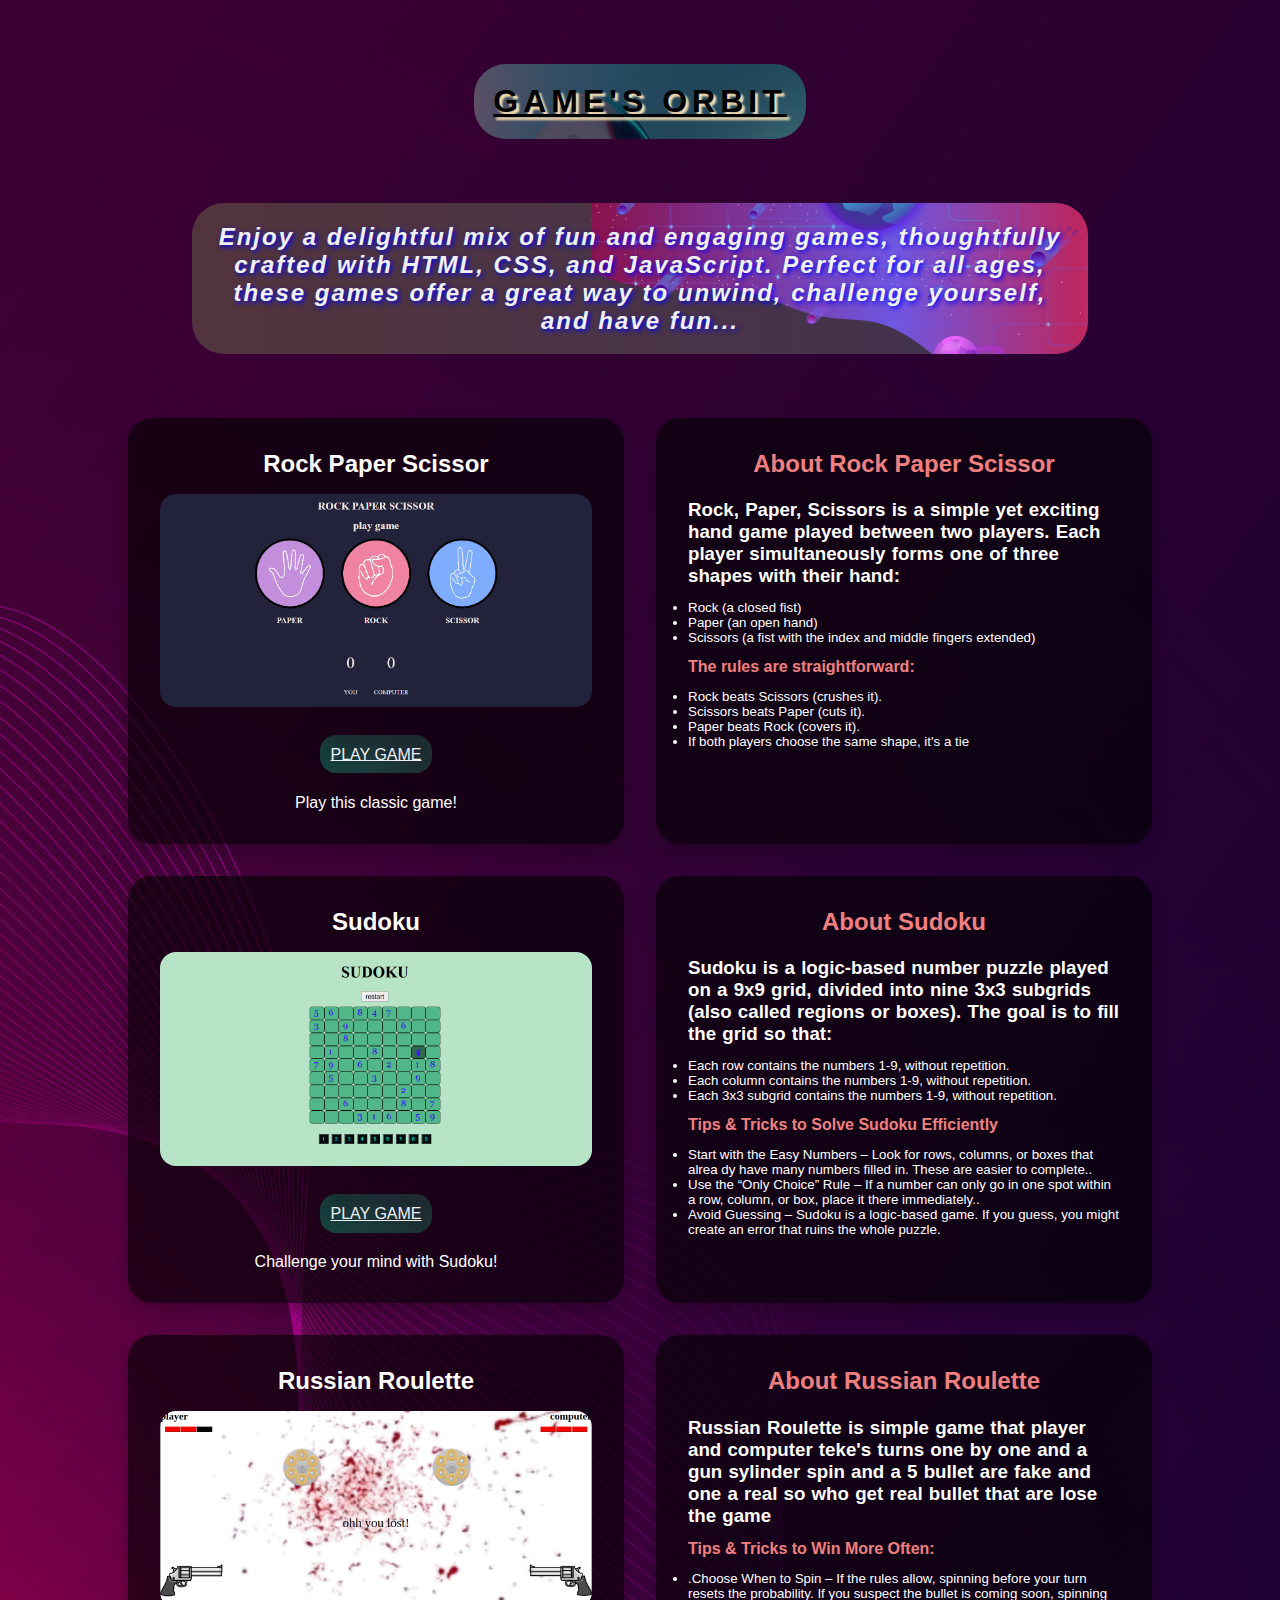
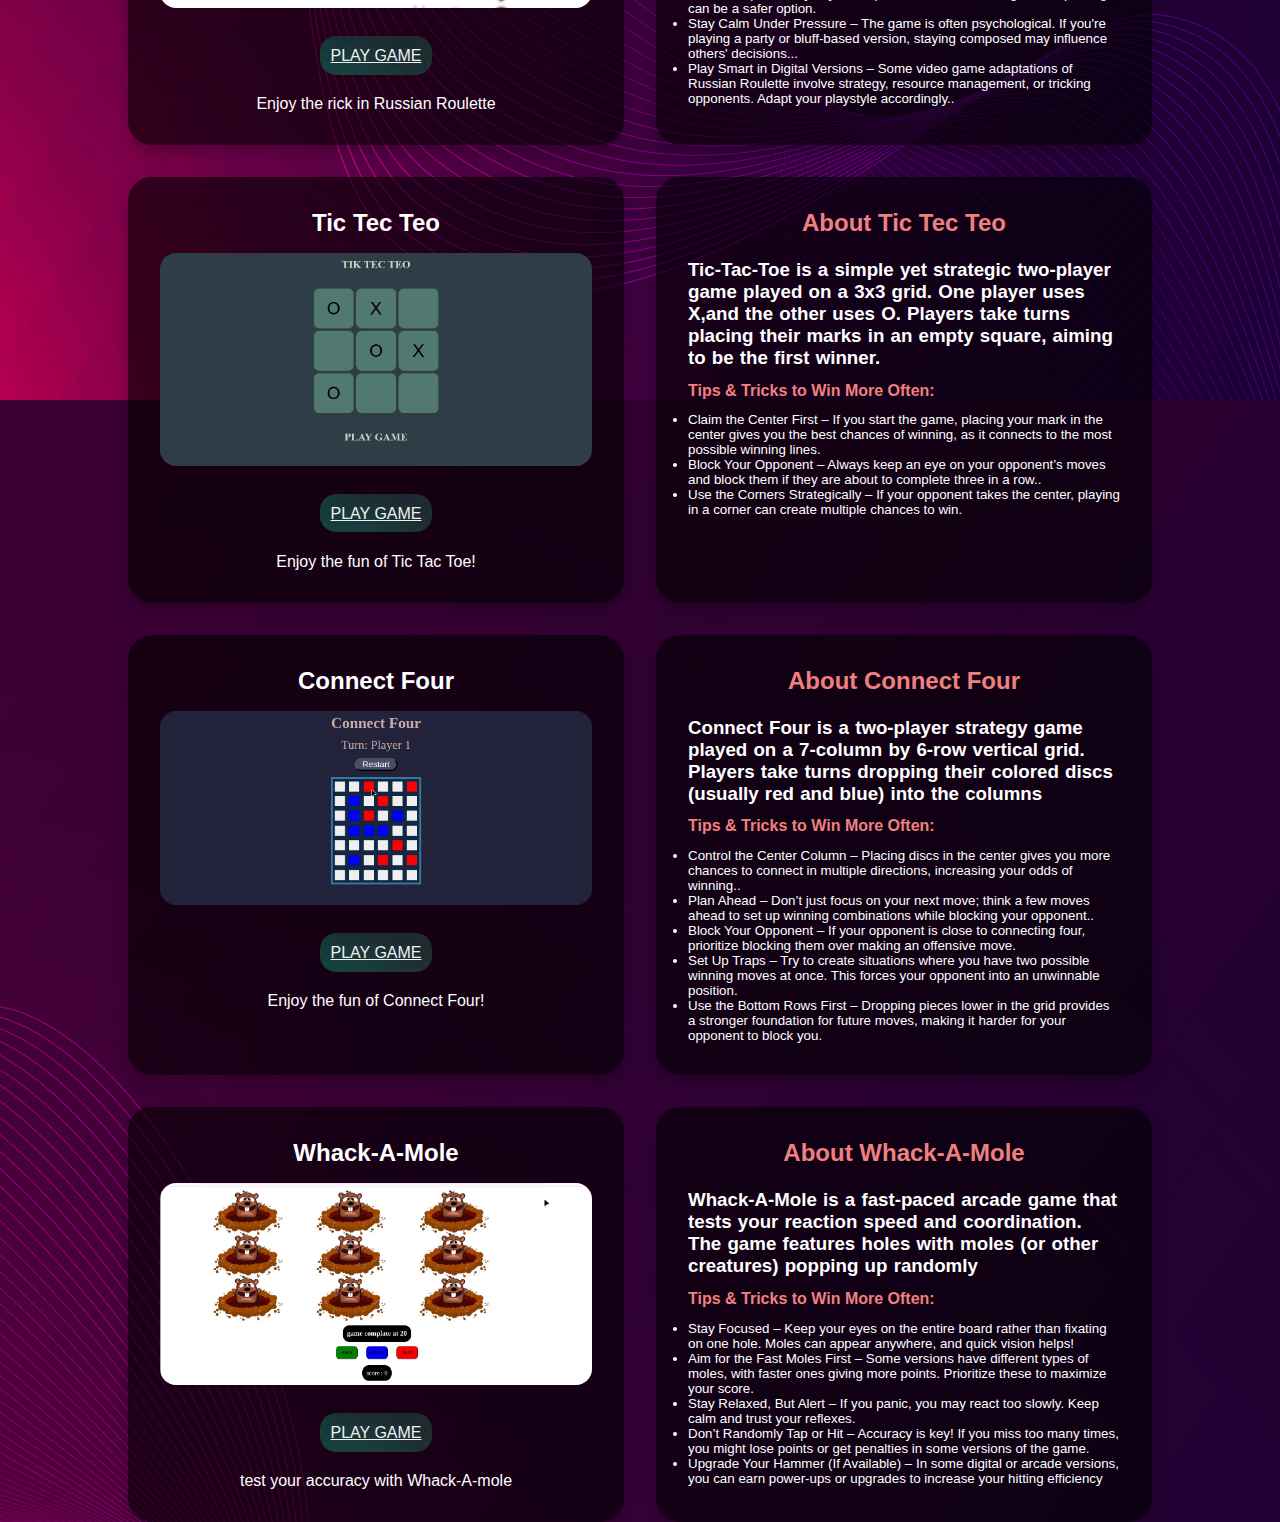
<file: index.html>
<!DOCTYPE html>
<html lang="en">
<head>
    <meta charset="UTF-8">
    <meta name="viewport" content="width=device-width, initial-scale=1.0">
    <link rel="stylesheet" href="../website/style/game_style.css">
    <title>Welcome to GameOrbit</title>
</head>
<body>
    <div class="head">
        <h1 class="mainHeading">GAME'S ORBIT</h1>
    </div>
    <div class="text">
        <h2 class="mainInfo"> <i>Enjoy  a delightful mix of fun and engaging games, thoughtfully crafted 
            with HTML, CSS, and JavaScript. Perfect for all
             ages, these games offer a great way to unwind, challenge yourself, and have fun... </i>
        </h2>
    </div>

    <!-- this is for ROCK PEPAR SCISSOR -->

  <div class="cardOfGame">
    <div class="gamesCards">
        <div class="card">
            <h2>Rock Paper Scissor</h2>
            <img class="rock" src="../website/images/ROCK PAPER SCISSOR.png" alt="">
            <a class="button" id="" href="../website/games/Rock Paper Scissor/RPS.html" target="_blank">PLAY GAME</a>
            
<!--             <a class="button" href="https://github.com/Harshil-280307/GAME/tree/888cad1f05506d0e6ac6e62cdee2aa10fcfda733/Rock%20Paper%20Scissor" target="_blank">SOURCE CODE</a> -->
            <p class="about">Play this classic game!</p>
        </div>

        <div class="card">
            <h2 class="aboutCarsHead">About Rock Paper Scissor</h2>
            <h3 class="topic">Rock, Paper, Scissors is a simple yet exciting hand game played between two players. Each
                 player simultaneously forms one of three shapes with their hand:
            </h3>  
                <div class="rules">  
                    <ul>
                        <li> Rock (a closed fist)</li>
                        <li> Paper (an open hand)</li>
                        <li> Scissors (a fist with the index and middle fingers extended) </li>
                    </ul>
               
                    <h4 class="cardSubHeading"> The rules are straightforward: </h4>
                    
                    <ul>
                        <li> Rock beats Scissors (crushes it).</li>
                        <li> Scissors beats Paper (cuts it).</li>
                        <li> Paper beats Rock (covers it).</li>
                        <li> If both players choose the same shape, it's a tie</li>
                    </ul>
                </div>
        </div>

        <!-- <div class="codeCard">
            <div class="code">

            </div>
        </div> -->

        <!-- this is for SUDOKU -->

        <div class="card">
            <h2>Sudoku</h2>
            <img src="../website/images/SUDOKU.png" alt="">
            <a class="button" id="" href="../website/games/sudoku/sudoku_2.html" target="_blank">PLAY GAME</a>
          
            <!--<a class="button" href="https://github.com/Harshil-280307/GAME/tree/888cad1f05506d0e6ac6e62cdee2aa10fcfda733/sudoku/final%20complate" target="_blank">SOURCE CODE</a>-->
            <p class="about">Challenge your mind with Sudoku!</p>
        </div>

        <div class="card">
            <h2 class="aboutCarsHead">About Sudoku</h2>
            <h3 class="topic">Sudoku is a logic-based number puzzle played on a 9x9 grid, divided 
                into nine 3x3 subgrids (also called regions or boxes). The goal is to fill the grid so that:
           </h3>  
               <div class="rules">  
                    <ul>
                      <li> Each row contains the numbers 1-9, without repetition.</li>
                      <li> Each column contains the numbers 1-9, without repetition.</li>
                      <li> Each 3x3 subgrid contains the numbers 1-9, without repetition.</li>
                    </ul>  
              
                   <h4 class="cardSubHeading"> Tips & Tricks to Solve Sudoku Efficiently </h4>
                   <ul>
                        <li> Start with the Easy Numbers – Look for rows, columns, or boxes that alrea
                           dy have many numbers filled in. These are easier to complete..</li>
                        <li> Use the “Only Choice” Rule – If a number can only go in one spot
                             within a row, column, or box, place it there immediately..</li>
                        <li> Avoid Guessing – Sudoku is a logic-based game. If you guess,
                             you might create an error that ruins the whole puzzle.</li>
                   </ul>
               </div>
        </div>

        <!-- this is for russian roullet -->



        <div class="card">
            <h2>Russian Roulette</h2>
            <img src="../website/images/russian roulatte.png" alt="">
            <a class="button" id="" href="../website/games/russian roulette/game.html" target="_blank">PLAY GAME</a>
            
            <!--<a class="button" href="https://github.com/Harshil-280307/GAME/tree/888cad1f05506d0e6ac6e62cdee2aa10fcfda733/tic%20tec%20teo" target="_blank">SOURCE CODE</a>-->
            <p class="about">Enjoy the rick in Russian Roulette</p>
        </div>

        <div class="card">
            <h2 class="aboutCarsHead">About Russian Roulette</h2>
            <h3 class="topic">
              Russian Roulette is simple game that player and computer teke's turns one by one and
              a gun sylinder spin and a 5 bullet are fake and one a real so who get real bullet
              that are lose the game
           </h3>  
               <div class="rules">  
              
                   <h4 class="cardSubHeading">Tips & Tricks to Win More Often: </h4>

                   <ul>
                     <li>.Choose When to Spin – If the rules allow, spinning before your turn resets 
                      the probability. If you suspect the bullet is coming soon, spinning can be a safer option.</li>
                     <li>Stay Calm Under Pressure – The game is often psychological. If you're playing a party or bluff-based
                       version, staying composed may influence others' decisions...</li>
                     <li>Play Smart in Digital Versions – Some video game adaptations of Russian Roulette involve strategy, resource
                       management, or tricking opponents. Adapt your playstyle accordingly..</li>
                   </ul>
               </div>
        </div>


        <!-- this is for TIC TEC TEO -->



        <div class="card">
            <h2>Tic Tec Teo</h2>
            <img src="../website/images/TIK TEC TEO.png" alt="">
            <a class="button" id="" href="../website/games/tic tec teo updeted/game.html" target="_blank">PLAY GAME</a>
            
            <!--<a class="button" href="https://github.com/Harshil-280307/GAME/tree/888cad1f05506d0e6ac6e62cdee2aa10fcfda733/tic%20tec%20teo" target="_blank">SOURCE CODE</a>-->
            <p class="about">Enjoy the fun of Tic Tac Toe!</p>
        </div>

        <div class="card">
            <h2 class="aboutCarsHead">About Tic Tec Teo</h2>
            <h3 class="topic">Tic-Tac-Toe is a simple yet strategic two-player game played on a 3x3 grid.
                 One player uses X,and the other uses O. Players take turns placing 
                their marks in an empty square, aiming to be the first winner.  
           </h3>  
               <div class="rules">  
              
                   <h4 class="cardSubHeading">Tips & Tricks to Win More Often: </h4>

                   <ul>
                     <li> Claim the Center First – If you start the game, placing your  mark in the center gives you
                       the best chances of winning, as it connects to the most possible winning lines.</li>
                     <li> Block Your Opponent – Always keep an eye on your opponent’s moves and block them if 
                       they are about to complete three in a row..</li>
                     <li> Use the Corners Strategically – If your opponent takes the center, playing in a corner
                       can create multiple chances to win.</li>
                   </ul>
               </div>
        </div>



        <!-- this is for CONNECT FOUR-->


        <div class="card">
          <h2>Connect Four</h2>
          <img src="../website/images/Connect Four.png" alt="">
          <a class="button" id="" href="../website/games/connect four (2)/gaem.html" target="_blank">PLAY GAME</a>
          
          <!--<a class="button" href="https://github.com/Harshil-280307/GAME/tree/888cad1f05506d0e6ac6e62cdee2aa10fcfda733/tic%20tec%20teo" target="_blank">SOURCE CODE</a>-->
          <p class="about">Enjoy the fun of Connect Four!</p>
      </div>


      <div class="card">
      <h2 class="aboutCarsHead">About Connect Four</h2>
      <h3 class="topic">Connect Four is a two-player strategy game played on a 7-column by 6-row vertical grid.
         Players take turns dropping their colored discs (usually red and blue) into the columns
      </h3>  
          <div class="rules">  
              
         
              <h4 class="cardSubHeading"> Tips & Tricks to Win More Often: </h4>
              
              <ul>
                  <li> Control the Center Column – Placing discs in the center gives you more chances to connect in 
                    multiple directions, increasing your odds of winning..</li>
                  <li> Plan Ahead – Don’t just focus on your next move; think a few moves ahead to set up winning 
                    combinations while blocking your opponent..</li>
                  <li> Block Your Opponent – If your opponent is close to connecting four, prioritize blocking them over
                     making an offensive move.</li>
                  <li> Set Up Traps – Try to create situations where you have two possible winning moves at once.
                     This forces your opponent into an unwinnable position.</li>
                  <li>Use the Bottom Rows First – Dropping pieces lower in the grid provides a stronger foundation
                     for future moves, making it harder for your opponent to block you.</li>
              </ul>
          </div>
       </div>



       <!-- this is for WHACK-A-MOLE -->


        <div class="card">
          <h2>Whack-A-Mole</h2>
          <img src="../website/images/whack a mole.jpg" alt="">
          <a class="button" id="" href="../website/games/whack a mole/index.html" target="_blank">PLAY GAME</a>
          
          <!--<a class="button" href="https://github.com/Harshil-280307/GAME/tree/888cad1f05506d0e6ac6e62cdee2aa10fcfda733/tic%20tec%20teo" target="_blank">SOURCE CODE</a>-->
          <p class="about">test your accuracy with Whack-A-mole</p>
        </div>

      <div class="card">
        <h2 class="aboutCarsHead">About Whack-A-Mole</h2>
        <h3 class="topic">Whack-A-Mole is a fast-paced arcade game that tests your reaction speed 
          and coordination. The game features holes with moles (or other creatures) popping up randomly
       </h3>  
           <div class="rules">  
          
               <h4 class="cardSubHeading">Tips & Tricks to Win More Often: </h4>
                <ul>
                  <li> Stay Focused – Keep your eyes on the entire board rather than fixating 
                      on one hole. Moles can appear anywhere, and quick vision helps!</li>
                  <li>Aim for the Fast Moles First – Some versions have different types of moles, with faster 
                      ones giving more points. Prioritize these to maximize your score.</li>
                  <li> Stay Relaxed, But Alert – If you panic, you may react too slowly. 
                      Keep calm and trust your reflexes.</li>
                  <li>Don’t Randomly Tap or Hit – Accuracy is key! If you miss too many times,
                     you might lose points or get penalties in some versions of the game.</li>
                  <li>Upgrade Your Hammer (If Available) – In some digital or arcade versions,
                     you can earn power-ups or upgrades to increase your hitting efficiency</li>
               </ul>
           </div>
    </div>

      </div>
    </div>

<!--     <footer>
        <div class="footerInfo">
            
          <div class="footer-contant">
              <h3 class="footer-h3">About Us</h3>
              <p>
                We provide high-quality CSS templates and gaming resources.
                Stay updated with the latest designs and trends!
              </p>
          </div>

          <div class="footer-link">
              <h3>Quick Link</h3>
              <ul>
                <li> <a class="foo-link" href="/about">About</a> </li>
                <li> <a class="foo-link" href="../website/game_index.html">Games</a> </li>
                <li> <a class="foo-link" href="../website/template.html">CSS Templates</a> </li>
                <li> <a class="foo-link" href="/contact">Contact</a> </li>
                <li> <a class="foo-link" href="../website/web_index.html">Home Page</a> </li>
            </ul>
          </div>

          <div class="footer-bottom">
            <p>© 2025 EXPLORE ACADEMY. All Rights Reserved.</p>
          </div>

        </div>
    </footer>  -->
</body>
</html>
</file>
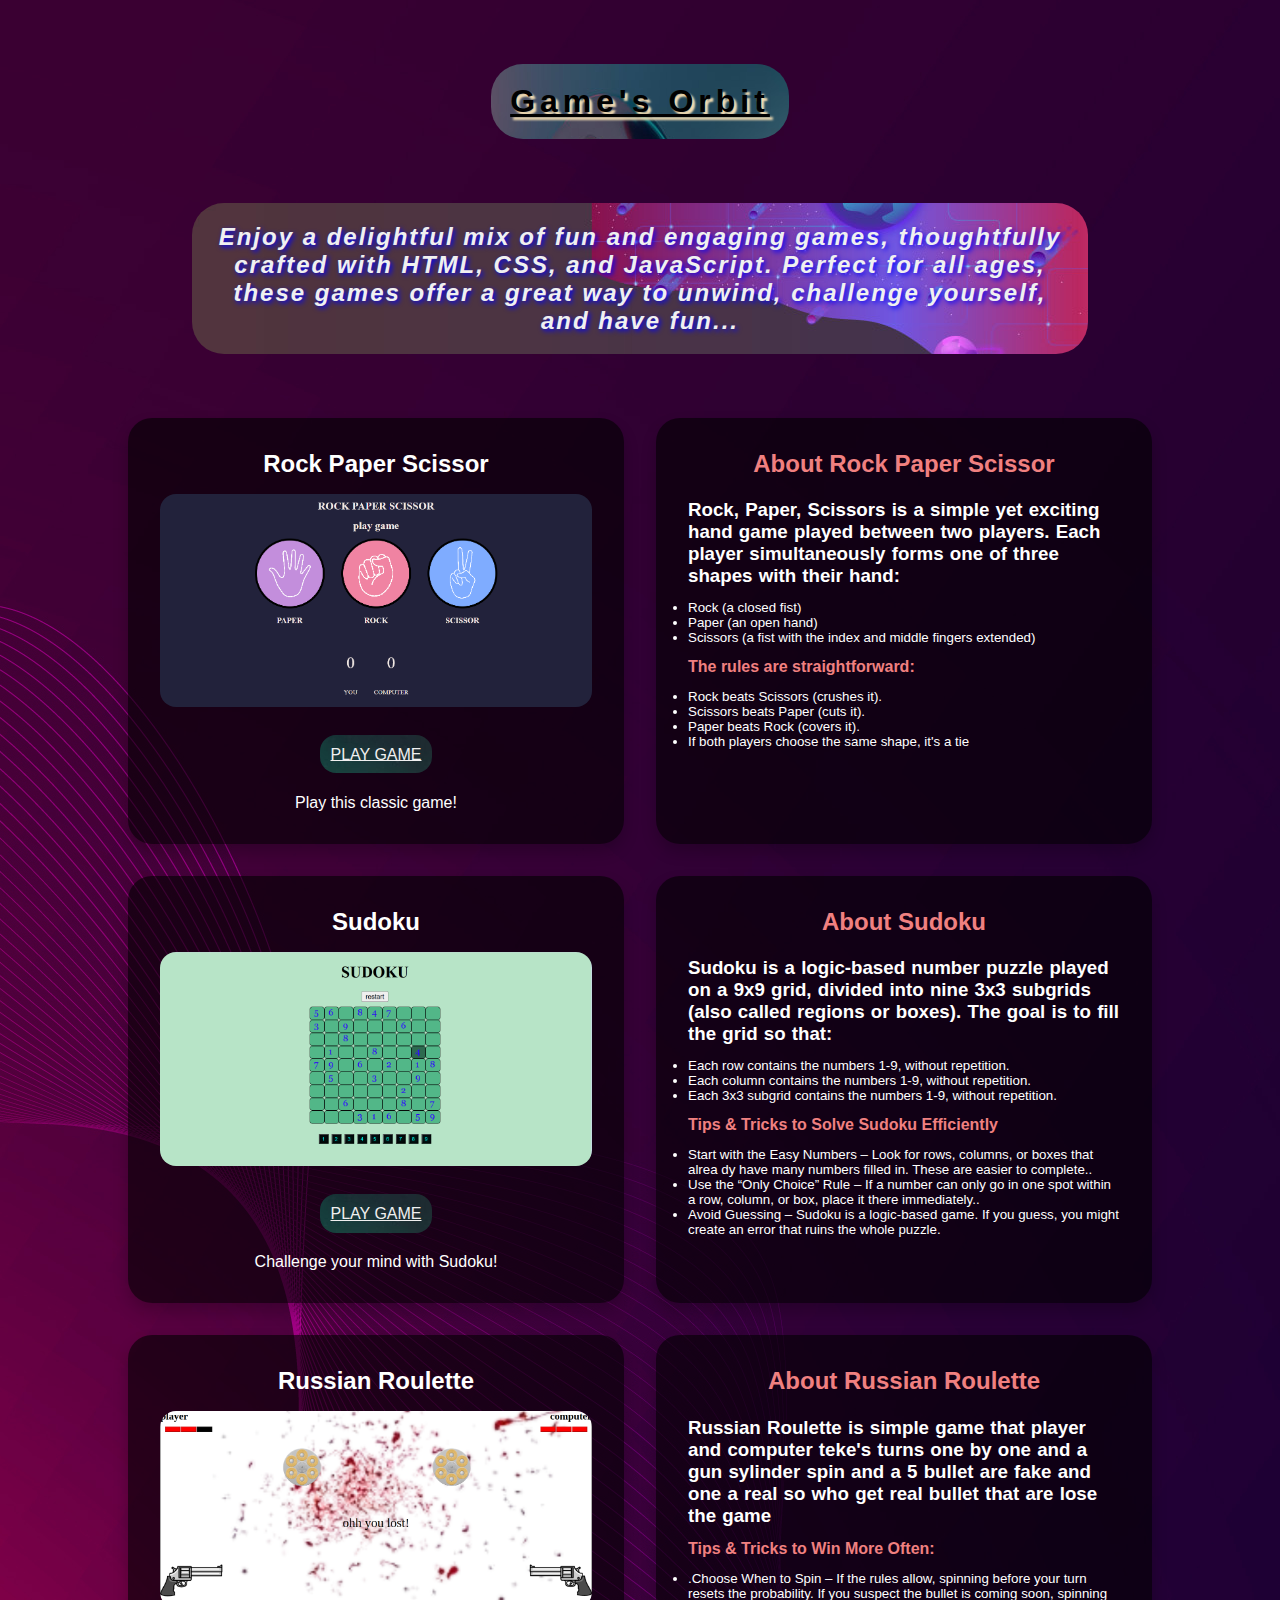
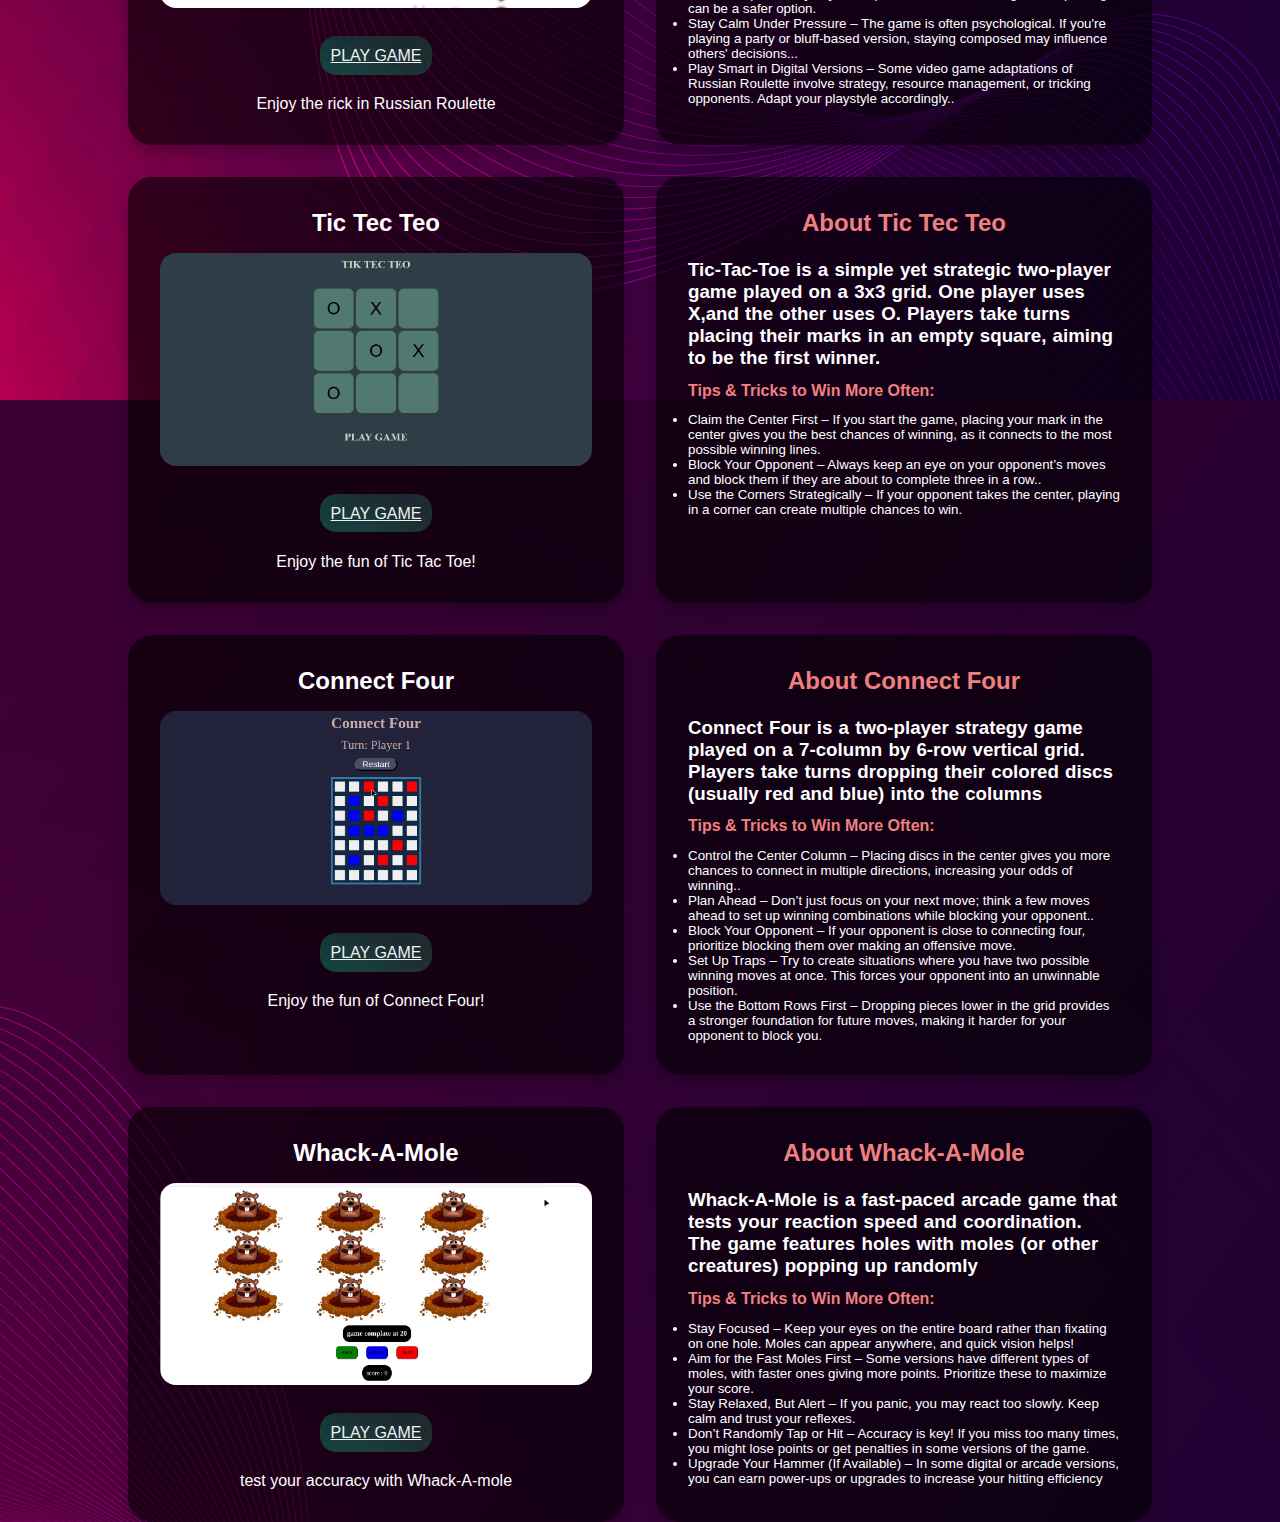
<file: website/index.html>
<!DOCTYPE html>
<html lang="en">
<head>
    <meta charset="UTF-8">
    <meta name="viewport" content="width=device-width, initial-scale=1.0">
    <link rel="stylesheet" href="../website/style/game_style.css">
    <title>Welcome to GameOrbit</title>
</head>
<body>
    <div class="head">
        <h1 class="mainHeading">Game's Orbit</h1>
    </div>
    <div class="text">
        <h2 class="mainInfo"> <i>Enjoy  a delightful mix of fun and engaging games, thoughtfully crafted 
            with HTML, CSS, and JavaScript. Perfect for all
             ages, these games offer a great way to unwind, challenge yourself, and have fun... </i>
        </h2>
    </div>

    <!-- this is for ROCK PEPAR SCISSOR -->

  <div class="cardOfGame">
    <div class="gamesCards">
        <div class="card">
            <h2>Rock Paper Scissor</h2>
            <img class="rock" src="../website/images/ROCK PAPER SCISSOR.png" alt="">
            <a class="button" id="" href="../website/games/Rock Paper Scissor/RPS.html" target="_blank">PLAY GAME</a>
            
            <!--<a class="button" href="https://github.com/Harshil-280307/GAME/tree/888cad1f05506d0e6ac6e62cdee2aa10fcfda733/Rock%20Paper%20Scissor" target="_blank">SOURCE CODE</a>-->
            <p class="about">Play this classic game!</p>
        </div>

        <div class="card">
            <h2 class="aboutCarsHead">About Rock Paper Scissor</h2>
            <h3 class="topic">Rock, Paper, Scissors is a simple yet exciting hand game played between two players. Each
                 player simultaneously forms one of three shapes with their hand:
            </h3>  
                <div class="rules">  
                    <ul>
                        <li> Rock (a closed fist)</li>
                        <li> Paper (an open hand)</li>
                        <li> Scissors (a fist with the index and middle fingers extended) </li>
                    </ul>
               
                    <h4 class="cardSubHeading"> The rules are straightforward: </h4>
                    
                    <ul>
                        <li> Rock beats Scissors (crushes it).</li>
                        <li> Scissors beats Paper (cuts it).</li>
                        <li> Paper beats Rock (covers it).</li>
                        <li> If both players choose the same shape, it's a tie</li>
                    </ul>
                </div>
        </div>

        <!-- <div class="codeCard">
            <div class="code">

            </div>
        </div> -->

        <!-- this is for SUDOKU -->

        <div class="card">
            <h2>Sudoku</h2>
            <img src="../website/images/SUDOKU.png" alt="">
            <a class="button" id="" href="../website/games/sudoku/sudoku_2.html" target="_blank">PLAY GAME</a>
          
            <!--<a class="button" href="https://github.com/Harshil-280307/GAME/tree/888cad1f05506d0e6ac6e62cdee2aa10fcfda733/sudoku/final%20complate" target="_blank">SOURCE CODE</a>-->
            <p class="about">Challenge your mind with Sudoku!</p>
        </div>

        <div class="card">
            <h2 class="aboutCarsHead">About Sudoku</h2>
            <h3 class="topic">Sudoku is a logic-based number puzzle played on a 9x9 grid, divided 
                into nine 3x3 subgrids (also called regions or boxes). The goal is to fill the grid so that:
           </h3>  
               <div class="rules">  
                    <ul>
                      <li> Each row contains the numbers 1-9, without repetition.</li>
                      <li> Each column contains the numbers 1-9, without repetition.</li>
                      <li> Each 3x3 subgrid contains the numbers 1-9, without repetition.</li>
                    </ul>  
              
                   <h4 class="cardSubHeading"> Tips & Tricks to Solve Sudoku Efficiently </h4>
                   <ul>
                        <li> Start with the Easy Numbers – Look for rows, columns, or boxes that alrea
                           dy have many numbers filled in. These are easier to complete..</li>
                        <li> Use the “Only Choice” Rule – If a number can only go in one spot
                             within a row, column, or box, place it there immediately..</li>
                        <li> Avoid Guessing – Sudoku is a logic-based game. If you guess,
                             you might create an error that ruins the whole puzzle.</li>
                   </ul>
               </div>
        </div>

        <!-- this is for russian roullet -->



        <div class="card">
            <h2>Russian Roulette</h2>
            <img src="../website/images/russian roulatte.png" alt="">
            <a class="button" id="" href="../website/games/russian roulette/game.html" target="_blank">PLAY GAME</a>
            
            <!--<a class="button" href="https://github.com/Harshil-280307/GAME/tree/888cad1f05506d0e6ac6e62cdee2aa10fcfda733/tic%20tec%20teo" target="_blank">SOURCE CODE</a>-->
            <p class="about">Enjoy the rick in Russian Roulette</p>
        </div>

        <div class="card">
            <h2 class="aboutCarsHead">About Russian Roulette</h2>
            <h3 class="topic">
              Russian Roulette is simple game that player and computer teke's turns one by one and
              a gun sylinder spin and a 5 bullet are fake and one a real so who get real bullet
              that are lose the game
           </h3>  
               <div class="rules">  
              
                   <h4 class="cardSubHeading">Tips & Tricks to Win More Often: </h4>

                   <ul>
                     <li>.Choose When to Spin – If the rules allow, spinning before your turn resets 
                      the probability. If you suspect the bullet is coming soon, spinning can be a safer option.</li>
                     <li>Stay Calm Under Pressure – The game is often psychological. If you're playing a party or bluff-based
                       version, staying composed may influence others' decisions...</li>
                     <li>Play Smart in Digital Versions – Some video game adaptations of Russian Roulette involve strategy, resource
                       management, or tricking opponents. Adapt your playstyle accordingly..</li>
                   </ul>
               </div>
        </div>


        <!-- this is for TIC TEC TEO -->



        <div class="card">
            <h2>Tic Tec Teo</h2>
            <img src="../website/images/TIK TEC TEO.png" alt="">
            <a class="button" id="" href="../website/games/tic tec teo updeted/game.html" target="_blank">PLAY GAME</a>
            
            <!--<a class="button" href="https://github.com/Harshil-280307/GAME/tree/888cad1f05506d0e6ac6e62cdee2aa10fcfda733/tic%20tec%20teo" target="_blank">SOURCE CODE</a>-->
            <p class="about">Enjoy the fun of Tic Tac Toe!</p>
        </div>

        <div class="card">
            <h2 class="aboutCarsHead">About Tic Tec Teo</h2>
            <h3 class="topic">Tic-Tac-Toe is a simple yet strategic two-player game played on a 3x3 grid.
                 One player uses X,and the other uses O. Players take turns placing 
                their marks in an empty square, aiming to be the first winner.  
           </h3>  
               <div class="rules">  
              
                   <h4 class="cardSubHeading">Tips & Tricks to Win More Often: </h4>

                   <ul>
                     <li> Claim the Center First – If you start the game, placing your  mark in the center gives you
                       the best chances of winning, as it connects to the most possible winning lines.</li>
                     <li> Block Your Opponent – Always keep an eye on your opponent’s moves and block them if 
                       they are about to complete three in a row..</li>
                     <li> Use the Corners Strategically – If your opponent takes the center, playing in a corner
                       can create multiple chances to win.</li>
                   </ul>
               </div>
        </div>



        <!-- this is for CONNECT FOUR-->


        <div class="card">
          <h2>Connect Four</h2>
          <img src="../website/images/Connect Four.png" alt="">
          <a class="button" id="" href="../website/games/connect four (2)/gaem.html" target="_blank">PLAY GAME</a>
          
          <!--<a class="button" href="https://github.com/Harshil-280307/GAME/tree/888cad1f05506d0e6ac6e62cdee2aa10fcfda733/tic%20tec%20teo" target="_blank">SOURCE CODE</a>-->
          <p class="about">Enjoy the fun of Connect Four!</p>
      </div>


      <div class="card">
      <h2 class="aboutCarsHead">About Connect Four</h2>
      <h3 class="topic">Connect Four is a two-player strategy game played on a 7-column by 6-row vertical grid.
         Players take turns dropping their colored discs (usually red and blue) into the columns
      </h3>  
          <div class="rules">  
              
         
              <h4 class="cardSubHeading"> Tips & Tricks to Win More Often: </h4>
              
              <ul>
                  <li> Control the Center Column – Placing discs in the center gives you more chances to connect in 
                    multiple directions, increasing your odds of winning..</li>
                  <li> Plan Ahead – Don’t just focus on your next move; think a few moves ahead to set up winning 
                    combinations while blocking your opponent..</li>
                  <li> Block Your Opponent – If your opponent is close to connecting four, prioritize blocking them over
                     making an offensive move.</li>
                  <li> Set Up Traps – Try to create situations where you have two possible winning moves at once.
                     This forces your opponent into an unwinnable position.</li>
                  <li>Use the Bottom Rows First – Dropping pieces lower in the grid provides a stronger foundation
                     for future moves, making it harder for your opponent to block you.</li>
              </ul>
          </div>
       </div>



       <!-- this is for WHACK-A-MOLE -->


        <div class="card">
          <h2>Whack-A-Mole</h2>
          <img src="../website/images/whack a mole.jpg" alt="">
          <a class="button" id="" href="../website/games/whack a mole/index.html" target="_blank">PLAY GAME</a>
          
          <!--<a class="button" href="https://github.com/Harshil-280307/GAME/tree/888cad1f05506d0e6ac6e62cdee2aa10fcfda733/tic%20tec%20teo" target="_blank">SOURCE CODE</a>-->
          <p class="about">test your accuracy with Whack-A-mole</p>
        </div>

      <div class="card">
        <h2 class="aboutCarsHead">About Whack-A-Mole</h2>
        <h3 class="topic">Whack-A-Mole is a fast-paced arcade game that tests your reaction speed 
          and coordination. The game features holes with moles (or other creatures) popping up randomly
       </h3>  
           <div class="rules">  
          
               <h4 class="cardSubHeading">Tips & Tricks to Win More Often: </h4>
                <ul>
                  <li> Stay Focused – Keep your eyes on the entire board rather than fixating 
                      on one hole. Moles can appear anywhere, and quick vision helps!</li>
                  <li>Aim for the Fast Moles First – Some versions have different types of moles, with faster 
                      ones giving more points. Prioritize these to maximize your score.</li>
                  <li> Stay Relaxed, But Alert – If you panic, you may react too slowly. 
                      Keep calm and trust your reflexes.</li>
                  <li>Don’t Randomly Tap or Hit – Accuracy is key! If you miss too many times,
                     you might lose points or get penalties in some versions of the game.</li>
                  <li>Upgrade Your Hammer (If Available) – In some digital or arcade versions,
                     you can earn power-ups or upgrades to increase your hitting efficiency</li>
               </ul>
           </div>
    </div>

      </div>
    </div>

   <!-- <footer>
        <div class="footerInfo">
            
          <div class="footer-contant">
              <h3 class="footer-h3">About Us</h3>
              <p>
                We provide high-quality CSS templates and gaming resources.
                Stay updated with the latest designs and trends!
              </p>
          </div>

          <div class="footer-link">
              <h3>Quick Link</h3>
              <ul>
                <li> <a class="foo-link" href="/about">About</a> </li>
                <li> <a class="foo-link" href="../website/game_index.html">Games</a> </li>
                <li> <a class="foo-link" href="../website/template.html">CSS Templates</a> </li>
                <li> <a class="foo-link" href="/contact">Contact</a> </li>
                <li> <a class="foo-link" href="../website/web_index.html">Home Page</a> </li>
            </ul>
          </div>

          <div class="footer-bottom">
            <p>© 2025 EXPLORE ACADEMY. All Rights Reserved.</p>
          </div>

        </div>
    </footer> -->
</body>
</html>
</file>
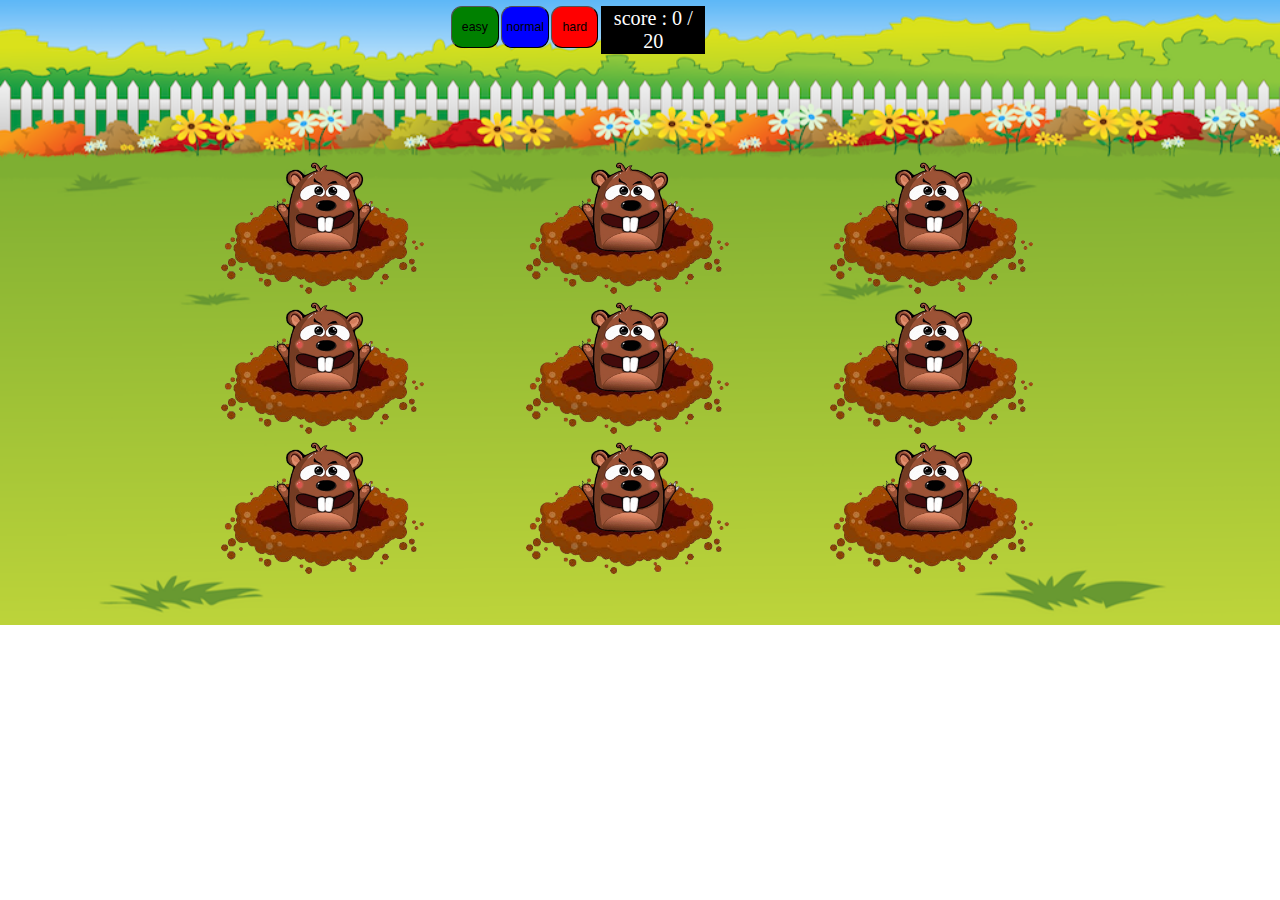
<file: website/games/whack a mole/index.html>
<!DOCTYPE html>
<html lang="en">
<head>
    <meta charset="UTF-8">
    <meta name="viewport" content="width=device-width, initial-scale=1.0">
    <title>whack a mole</title>
    <link rel="stylesheet" href="mole.css">
</head>
<body>
    <main>

         <!--div for other factore-->
        <div class="navigation">
            
            <!--for a deficulty-->
           <div class="deficulty-menu">
                <button class="deficulty" id="easy">easy</button>
                <button class="deficulty" id="normal">normal</button>
                <button class="deficulty" id="hard">hard</button>
           </div>

            <!--div for score detail-->
            <div class="score-menu">
                <p class="score">score : 0 / 20</p>
            </div>
            <!--div for start detail-->
            <div class="start-menu">
                <h2 class="start">start</h2>
                <h2 class="Restart">ReSet Deficulty</h2>
            </div>

            
        </div>


        <p class="game-win"></p>


        <!--a main container for store hall game  -->
        <div class="game">
            
            <!--a div for the store images-->
            <div class="contant">
                    <!--bothImg class for set dirt and mole images-->
                    <div class="bothImg1">
                        <img src="images.jpeg" alt="" class="dirt" id="dirt1">
                        <img src="mole.png" alt="" class="mole" id="mole1">
                    </div>

                    <div class="bothImg2">
                        <img src="images.jpeg" alt="" class="dirt" id="dirt2">
                        <img src="mole.png" alt="" class="mole" id="mole2">
                    </div>

                    <div class="bothImg3">
                        <img src="images.jpeg" alt="" class="dirt" id="dirt3">
                        <img src="mole.png" alt="" class="mole" id="mole3">
                    </div>
                
                    <div class="bothImg4">
                        <img src="images.jpeg" alt="" class="dirt" id="dirt4">
                        <img src="mole.png" alt="" class="mole" id="mole4">
                    </div>

                    <div class="bothImg5">
                        <img src="images.jpeg" alt="" class="dirt" id="dirt5">
                        <img src="mole.png" alt="" class="mole" id="mole5">
                    </div>

                    <div class="bothImg6">
                        <img src="images.jpeg" alt="" class="dirt" id="dirt6">
                        <img src="mole.png" alt="" class="mole" id="mole6">
                    </div>

                    <div class="bothImg7">
                        <img src="images.jpeg" alt="" class="dirt" id="dirt7">
                        <img src="mole.png" alt="" class="mole" id="mole7">
                    </div>

                    <div class="bothImg8">
                        <img src="images.jpeg" alt="" class="dirt" id="dirt8">
                        <img src="mole.png" alt="" class="mole" id="mole8">
                    </div>

                    <div class="bothImg9">
                        <img src="images.jpeg" alt="" class="dirt" id="dirt9">
                        <img src="mole.png" alt="" class="mole" id="mole9">
                    </div>
            </div>  
        </div>
       
       
    </main>    
    <script src="mole.js"></script>        
</body>
</html>
</file>
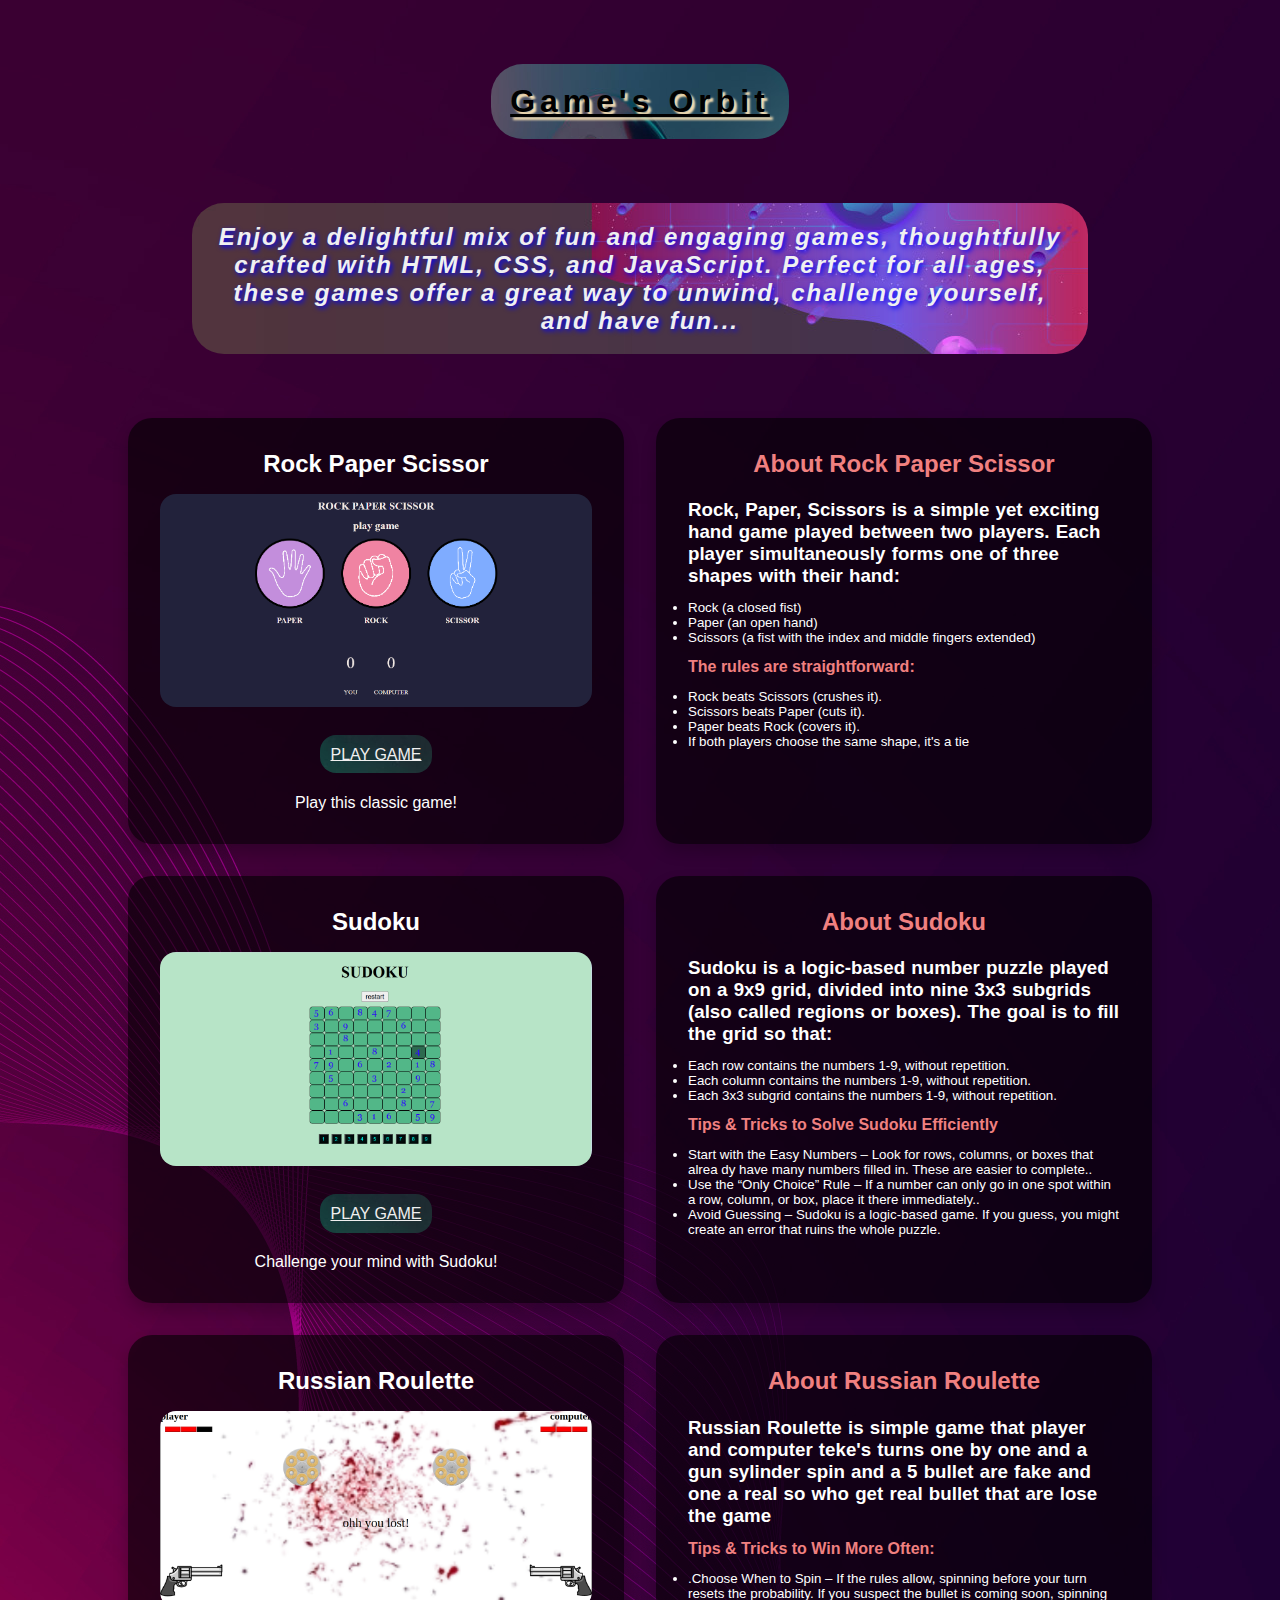
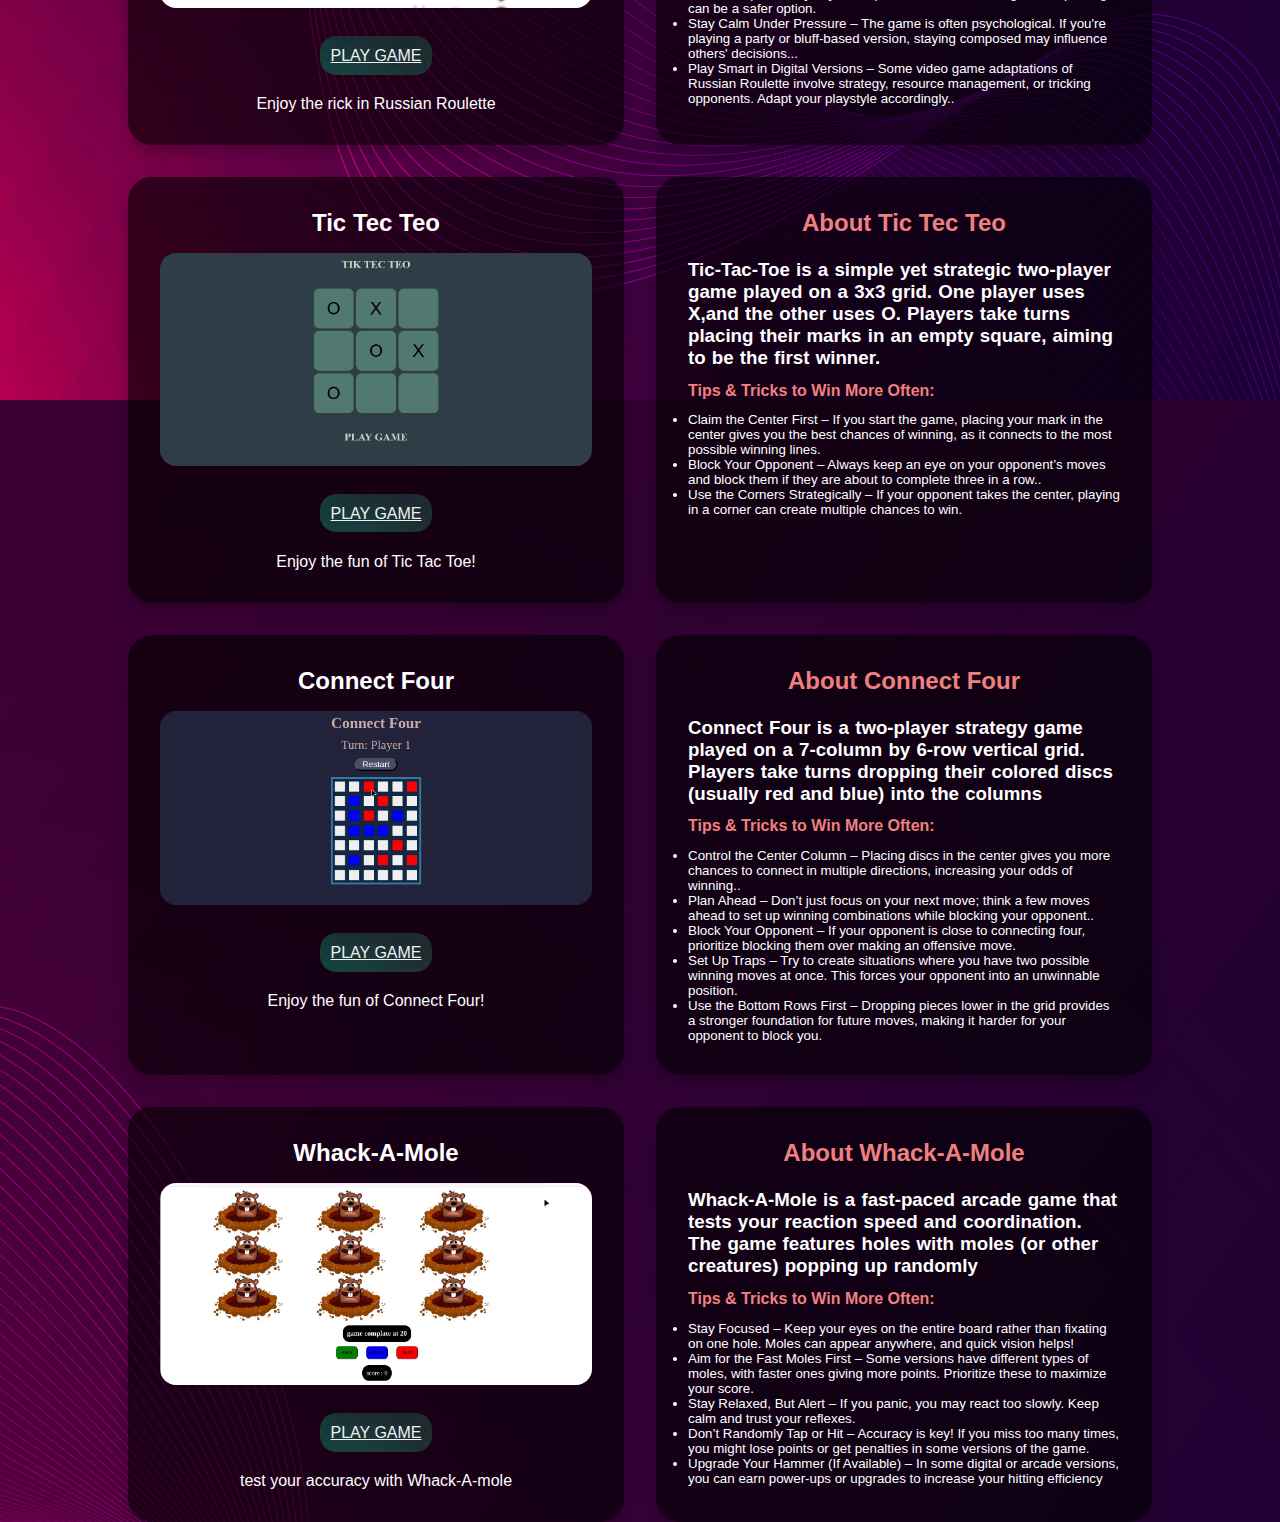
<file: inde.html>
<!DOCTYPE html>
<html lang="en">
<head>
    <meta charset="UTF-8">
    <meta name="viewport" content="width=device-width, initial-scale=1.0">
    <link rel="stylesheet" href="../website/style/game_style.css">
    <title>Welcome to GameOrbit</title>
</head>
<body>
    <div class="head">
        <h1 class="mainHeading">Game's Orbit</h1>
    </div>
    <div class="text">
        <h2 class="mainInfo"> <i>Enjoy  a delightful mix of fun and engaging games, thoughtfully crafted 
            with HTML, CSS, and JavaScript. Perfect for all
             ages, these games offer a great way to unwind, challenge yourself, and have fun... </i>
        </h2>
    </div>

    <!-- this is for ROCK PEPAR SCISSOR -->

  <div class="cardOfGame">
    <div class="gamesCards">
        <div class="card">
            <h2>Rock Paper Scissor</h2>
            <img class="rock" src="../website/images/ROCK PAPER SCISSOR.png" alt="">
            <a class="button" id="" href="../website/games/Rock Paper Scissor/RPS.html" target="_blank">PLAY GAME</a>
            
<!--             <a class="button" href="https://github.com/Harshil-280307/GAME/tree/888cad1f05506d0e6ac6e62cdee2aa10fcfda733/Rock%20Paper%20Scissor" target="_blank">SOURCE CODE</a> -->
            <p class="about">Play this classic game!</p>
        </div>

        <div class="card">
            <h2 class="aboutCarsHead">About Rock Paper Scissor</h2>
            <h3 class="topic">Rock, Paper, Scissors is a simple yet exciting hand game played between two players. Each
                 player simultaneously forms one of three shapes with their hand:
            </h3>  
                <div class="rules">  
                    <ul>
                        <li> Rock (a closed fist)</li>
                        <li> Paper (an open hand)</li>
                        <li> Scissors (a fist with the index and middle fingers extended) </li>
                    </ul>
               
                    <h4 class="cardSubHeading"> The rules are straightforward: </h4>
                    
                    <ul>
                        <li> Rock beats Scissors (crushes it).</li>
                        <li> Scissors beats Paper (cuts it).</li>
                        <li> Paper beats Rock (covers it).</li>
                        <li> If both players choose the same shape, it's a tie</li>
                    </ul>
                </div>
        </div>

        <!-- <div class="codeCard">
            <div class="code">

            </div>
        </div> -->

        <!-- this is for SUDOKU -->

        <div class="card">
            <h2>Sudoku</h2>
            <img src="../website/images/SUDOKU.png" alt="">
            <a class="button" id="" href="../website/games/sudoku/sudoku_2.html" target="_blank">PLAY GAME</a>
          
            <!--<a class="button" href="https://github.com/Harshil-280307/GAME/tree/888cad1f05506d0e6ac6e62cdee2aa10fcfda733/sudoku/final%20complate" target="_blank">SOURCE CODE</a>-->
            <p class="about">Challenge your mind with Sudoku!</p>
        </div>

        <div class="card">
            <h2 class="aboutCarsHead">About Sudoku</h2>
            <h3 class="topic">Sudoku is a logic-based number puzzle played on a 9x9 grid, divided 
                into nine 3x3 subgrids (also called regions or boxes). The goal is to fill the grid so that:
           </h3>  
               <div class="rules">  
                    <ul>
                      <li> Each row contains the numbers 1-9, without repetition.</li>
                      <li> Each column contains the numbers 1-9, without repetition.</li>
                      <li> Each 3x3 subgrid contains the numbers 1-9, without repetition.</li>
                    </ul>  
              
                   <h4 class="cardSubHeading"> Tips & Tricks to Solve Sudoku Efficiently </h4>
                   <ul>
                        <li> Start with the Easy Numbers – Look for rows, columns, or boxes that alrea
                           dy have many numbers filled in. These are easier to complete..</li>
                        <li> Use the “Only Choice” Rule – If a number can only go in one spot
                             within a row, column, or box, place it there immediately..</li>
                        <li> Avoid Guessing – Sudoku is a logic-based game. If you guess,
                             you might create an error that ruins the whole puzzle.</li>
                   </ul>
               </div>
        </div>

        <!-- this is for russian roullet -->



        <div class="card">
            <h2>Russian Roulette</h2>
            <img src="../website/images/russian roulatte.png" alt="">
            <a class="button" id="" href="../website/games/russian roulette/game.html" target="_blank">PLAY GAME</a>
            
            <!--<a class="button" href="https://github.com/Harshil-280307/GAME/tree/888cad1f05506d0e6ac6e62cdee2aa10fcfda733/tic%20tec%20teo" target="_blank">SOURCE CODE</a>-->
            <p class="about">Enjoy the rick in Russian Roulette</p>
        </div>

        <div class="card">
            <h2 class="aboutCarsHead">About Russian Roulette</h2>
            <h3 class="topic">
              Russian Roulette is simple game that player and computer teke's turns one by one and
              a gun sylinder spin and a 5 bullet are fake and one a real so who get real bullet
              that are lose the game
           </h3>  
               <div class="rules">  
              
                   <h4 class="cardSubHeading">Tips & Tricks to Win More Often: </h4>

                   <ul>
                     <li>.Choose When to Spin – If the rules allow, spinning before your turn resets 
                      the probability. If you suspect the bullet is coming soon, spinning can be a safer option.</li>
                     <li>Stay Calm Under Pressure – The game is often psychological. If you're playing a party or bluff-based
                       version, staying composed may influence others' decisions...</li>
                     <li>Play Smart in Digital Versions – Some video game adaptations of Russian Roulette involve strategy, resource
                       management, or tricking opponents. Adapt your playstyle accordingly..</li>
                   </ul>
               </div>
        </div>


        <!-- this is for TIC TEC TEO -->



        <div class="card">
            <h2>Tic Tec Teo</h2>
            <img src="../website/images/TIK TEC TEO.png" alt="">
            <a class="button" id="" href="../website/games/tic tec teo updeted/game.html" target="_blank">PLAY GAME</a>
            
            <!--<a class="button" href="https://github.com/Harshil-280307/GAME/tree/888cad1f05506d0e6ac6e62cdee2aa10fcfda733/tic%20tec%20teo" target="_blank">SOURCE CODE</a>-->
            <p class="about">Enjoy the fun of Tic Tac Toe!</p>
        </div>

        <div class="card">
            <h2 class="aboutCarsHead">About Tic Tec Teo</h2>
            <h3 class="topic">Tic-Tac-Toe is a simple yet strategic two-player game played on a 3x3 grid.
                 One player uses X,and the other uses O. Players take turns placing 
                their marks in an empty square, aiming to be the first winner.  
           </h3>  
               <div class="rules">  
              
                   <h4 class="cardSubHeading">Tips & Tricks to Win More Often: </h4>

                   <ul>
                     <li> Claim the Center First – If you start the game, placing your  mark in the center gives you
                       the best chances of winning, as it connects to the most possible winning lines.</li>
                     <li> Block Your Opponent – Always keep an eye on your opponent’s moves and block them if 
                       they are about to complete three in a row..</li>
                     <li> Use the Corners Strategically – If your opponent takes the center, playing in a corner
                       can create multiple chances to win.</li>
                   </ul>
               </div>
        </div>



        <!-- this is for CONNECT FOUR-->


        <div class="card">
          <h2>Connect Four</h2>
          <img src="../website/images/Connect Four.png" alt="">
          <a class="button" id="" href="../website/games/connect four (2)/gaem.html" target="_blank">PLAY GAME</a>
          
          <!--<a class="button" href="https://github.com/Harshil-280307/GAME/tree/888cad1f05506d0e6ac6e62cdee2aa10fcfda733/tic%20tec%20teo" target="_blank">SOURCE CODE</a>-->
          <p class="about">Enjoy the fun of Connect Four!</p>
      </div>


      <div class="card">
      <h2 class="aboutCarsHead">About Connect Four</h2>
      <h3 class="topic">Connect Four is a two-player strategy game played on a 7-column by 6-row vertical grid.
         Players take turns dropping their colored discs (usually red and blue) into the columns
      </h3>  
          <div class="rules">  
              
         
              <h4 class="cardSubHeading"> Tips & Tricks to Win More Often: </h4>
              
              <ul>
                  <li> Control the Center Column – Placing discs in the center gives you more chances to connect in 
                    multiple directions, increasing your odds of winning..</li>
                  <li> Plan Ahead – Don’t just focus on your next move; think a few moves ahead to set up winning 
                    combinations while blocking your opponent..</li>
                  <li> Block Your Opponent – If your opponent is close to connecting four, prioritize blocking them over
                     making an offensive move.</li>
                  <li> Set Up Traps – Try to create situations where you have two possible winning moves at once.
                     This forces your opponent into an unwinnable position.</li>
                  <li>Use the Bottom Rows First – Dropping pieces lower in the grid provides a stronger foundation
                     for future moves, making it harder for your opponent to block you.</li>
              </ul>
          </div>
       </div>



       <!-- this is for WHACK-A-MOLE -->


        <div class="card">
          <h2>Whack-A-Mole</h2>
          <img src="../website/images/whack a mole.jpg" alt="">
          <a class="button" id="" href="../website/games/whack a mole/index.html" target="_blank">PLAY GAME</a>
          
          <!--<a class="button" href="https://github.com/Harshil-280307/GAME/tree/888cad1f05506d0e6ac6e62cdee2aa10fcfda733/tic%20tec%20teo" target="_blank">SOURCE CODE</a>-->
          <p class="about">test your accuracy with Whack-A-mole</p>
        </div>

      <div class="card">
        <h2 class="aboutCarsHead">About Whack-A-Mole</h2>
        <h3 class="topic">Whack-A-Mole is a fast-paced arcade game that tests your reaction speed 
          and coordination. The game features holes with moles (or other creatures) popping up randomly
       </h3>  
           <div class="rules">  
          
               <h4 class="cardSubHeading">Tips & Tricks to Win More Often: </h4>
                <ul>
                  <li> Stay Focused – Keep your eyes on the entire board rather than fixating 
                      on one hole. Moles can appear anywhere, and quick vision helps!</li>
                  <li>Aim for the Fast Moles First – Some versions have different types of moles, with faster 
                      ones giving more points. Prioritize these to maximize your score.</li>
                  <li> Stay Relaxed, But Alert – If you panic, you may react too slowly. 
                      Keep calm and trust your reflexes.</li>
                  <li>Don’t Randomly Tap or Hit – Accuracy is key! If you miss too many times,
                     you might lose points or get penalties in some versions of the game.</li>
                  <li>Upgrade Your Hammer (If Available) – In some digital or arcade versions,
                     you can earn power-ups or upgrades to increase your hitting efficiency</li>
               </ul>
           </div>
    </div>

      </div>
    </div>

   <!-- <footer>
        <div class="footerInfo">
            
          <div class="footer-contant">
              <h3 class="footer-h3">About Us</h3>
              <p>
                We provide high-quality CSS templates and gaming resources.
                Stay updated with the latest designs and trends!
              </p>
          </div>

          <div class="footer-link">
              <h3>Quick Link</h3>
              <ul>
                <li> <a class="foo-link" href="/about">About</a> </li>
                <li> <a class="foo-link" href="../website/game_index.html">Games</a> </li>
                <li> <a class="foo-link" href="../website/template.html">CSS Templates</a> </li>
                <li> <a class="foo-link" href="/contact">Contact</a> </li>
                <li> <a class="foo-link" href="../website/web_index.html">Home Page</a> </li>
            </ul>
          </div>

          <div class="footer-bottom">
            <p>© 2025 EXPLORE ACADEMY. All Rights Reserved.</p>
          </div>

        </div>
    </footer> -->
</body>
</html>
</file>
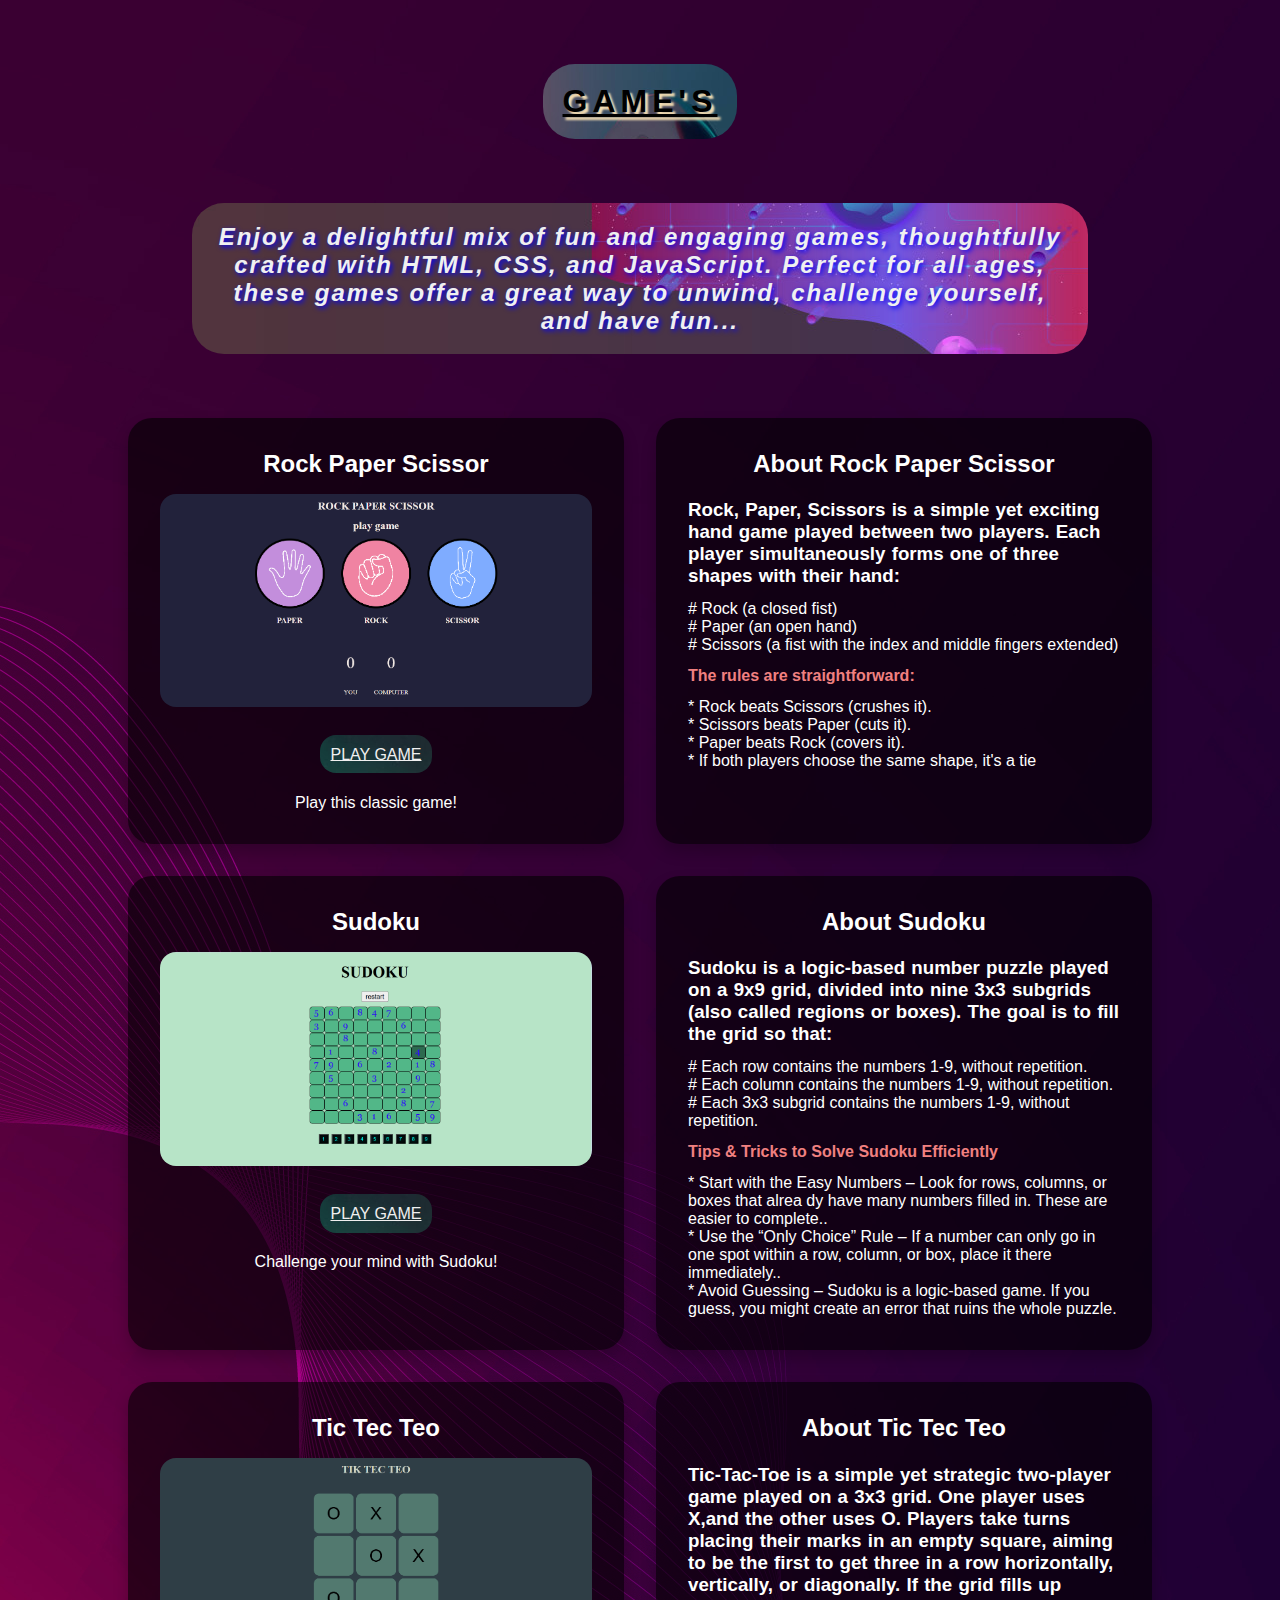
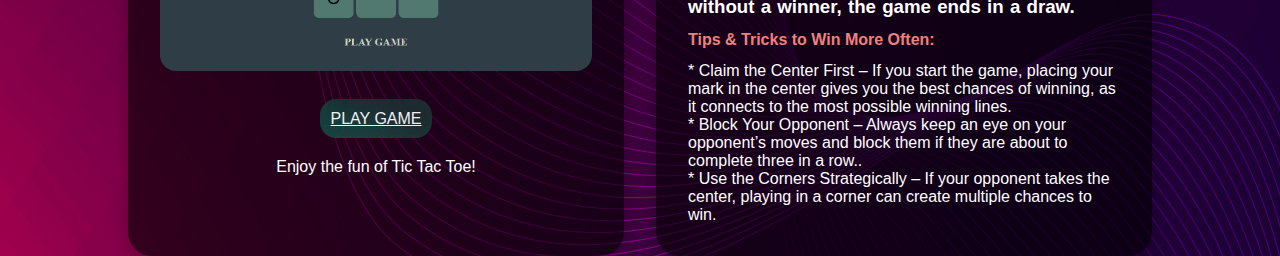
<file: website/game_index.html>
<!DOCTYPE html>
<html lang="en">
<head>
    <meta charset="UTF-8">
    <meta name="viewport" content="width=device-width, initial-scale=1.0">
    <link rel="stylesheet" href="../website/style/game_style.css">
    <title>Game Website</title>
</head>
<body>
    <div class="head">
        <h1 class="mainHeading">GAME'S</h1>
    </div>
    <div class="text">
        <h2 class="mainInfo"> <i>Enjoy  a delightful mix of fun and engaging games, thoughtfully crafted 
            with HTML, CSS, and JavaScript. Perfect for all
             ages, these games offer a great way to unwind, challenge yourself, and have fun... </i>
        </h2>
    </div>
  <div class="cardOfGame">
    <div class="gamesCards">
        <div class="card">
            <h2>Rock Paper Scissor</h2>
            <img class="rock" src="../website/images/ROCK PAPER SCISSOR.png" alt="">
            <a class="button" id="" href="../website/games/Rock Paper Scissor/RPS.html" target="_blank">PLAY GAME</a>
            
            <!--<a class="button" href="https://github.com/Harshil-280307/GAME/tree/888cad1f05506d0e6ac6e62cdee2aa10fcfda733/Rock%20Paper%20Scissor" target="_blank">SOURCE CODE</a>-->
            <p class="about">Play this classic game!</p>
        </div>

        <div class="card">
            <h2>About Rock Paper Scissor</h2>
            <h3 class="topic">Rock, Paper, Scissors is a simple yet exciting hand game played between two players. Each
                 player simultaneously forms one of three shapes with their hand:
            </h3>  
                <div class="rules">  
                    <p># Rock (a closed fist)</p>
                    <p># Paper (an open hand)</p>
                    <p># Scissors (a fist with the index and middle fingers extended) </p>
                
               
                    <h4 class="cardSubHeading"> The rules are straightforward: </h4>
                
                    <p>* Rock beats Scissors (crushes it).</p>
                    <p>* Scissors beats Paper (cuts it).</p>
                    <p>* Paper beats Rock (covers it).</p>
                    <p>* If both players choose the same shape, it's a tie</p>
                </div>
        </div>

        <div class="card">
            <h2>Sudoku</h2>
            <img src="../website/images/SUDOKU.png" alt="">
            <a class="button" id="" href="../website/games/sudoku/sudoku_2.html" target="_blank">PLAY GAME</a>
          
            <!--<a class="button" href="https://github.com/Harshil-280307/GAME/tree/888cad1f05506d0e6ac6e62cdee2aa10fcfda733/sudoku/final%20complate" target="_blank">SOURCE CODE</a>-->
            <p class="about">Challenge your mind with Sudoku!</p>
        </div>

        <div class="card">
            <h2>About Sudoku</h2>
            <h3 class="topic">Sudoku is a logic-based number puzzle played on a 9x9 grid, divided 
                into nine 3x3 subgrids (also called regions or boxes). The goal is to fill the grid so that:
           </h3>  
               <div class="rules">  
                   <p># Each row contains the numbers 1-9, without repetition.</p>
                   <p># Each column contains the numbers 1-9, without repetition.</p>
                   <p># Each 3x3 subgrid contains the numbers 1-9, without repetition.</p>
               
              
                   <h4 class="cardSubHeading"> Tips & Tricks to Solve Sudoku Efficiently </h4>
               
                   <p>* Start with the Easy Numbers – Look for rows, columns, or boxes that alrea
                     dy have many numbers filled in. These are easier to complete..</p>
                   <p>* Use the “Only Choice” Rule – If a number can only go in one spot
                     within a row, column, or box, place it there immediately..</p>
                   <p>* Avoid Guessing – Sudoku is a logic-based game. If you guess,
                     you might create an error that ruins the whole puzzle.</p>
                   
               </div>
        </div>

        <div class="card">
            <h2>Tic Tec Teo</h2>
            <img src="../website/images/TIK TEC TEO.png" alt="">
            <a class="button" id="" href="../website/games/tic tec teo/game.html" target="_blank">PLAY GAME</a>
            
            <!--<a class="button" href="https://github.com/Harshil-280307/GAME/tree/888cad1f05506d0e6ac6e62cdee2aa10fcfda733/tic%20tec%20teo" target="_blank">SOURCE CODE</a>-->
            <p class="about">Enjoy the fun of Tic Tac Toe!</p>
        </div>

        <div class="card">
            <h2>About Tic Tec Teo</h2>
            <h3 class="topic">Tic-Tac-Toe is a simple yet strategic two-player game played on a 3x3 grid.
                 One player uses X,and the other uses O. Players take turns placing 
                their marks in an empty square, aiming to be the first to get three in a row horizontally, 
                vertically, or diagonally. If the grid fills up without a winner, the game ends in a draw.
           </h3>  
               <div class="rules">  
              
                   <h4 class="cardSubHeading">Tips & Tricks to Win More Often: </h4>
               
                   <p>* Claim the Center First – If you start the game, placing your  mark in the center gives you
                     the best chances of winning, as it connects to the most possible winning lines.</p>
                   <p>* Block Your Opponent – Always keep an eye on your opponent’s moves and block them if 
                     they are about to complete three in a row..</p>
                   <p>* Use the Corners Strategically – If your opponent takes the center, playing in a corner
                     can create multiple chances to win.</p>
                   
               </div>
        </div>

      </div>
    </div>

   <!-- <footer>
        <div class="footerInfo">
            
          <div class="footer-contant">
              <h3 class="footer-h3">About Us</h3>
              <p>
                We provide high-quality CSS templates and gaming resources.
                Stay updated with the latest designs and trends!
              </p>
          </div>

          <div class="footer-link">
              <h3>Quick Link</h3>
              <ul>
                <li> <a class="foo-link" href="/about">About</a> </li>
                <li> <a class="foo-link" href="../website/game_index.html">Games</a> </li>
                <li> <a class="foo-link" href="../website/template.html">CSS Templates</a> </li>
                <li> <a class="foo-link" href="/contact">Contact</a> </li>
                <li> <a class="foo-link" href="../website/web_index.html">Home Page</a> </li>
            </ul>
          </div>

          <div class="footer-bottom">
            <p>© 2025 EXPLORE ACADEMY. All Rights Reserved.</p>
          </div>

        </div>
    </footer> -->
</body>
</html>
</file>
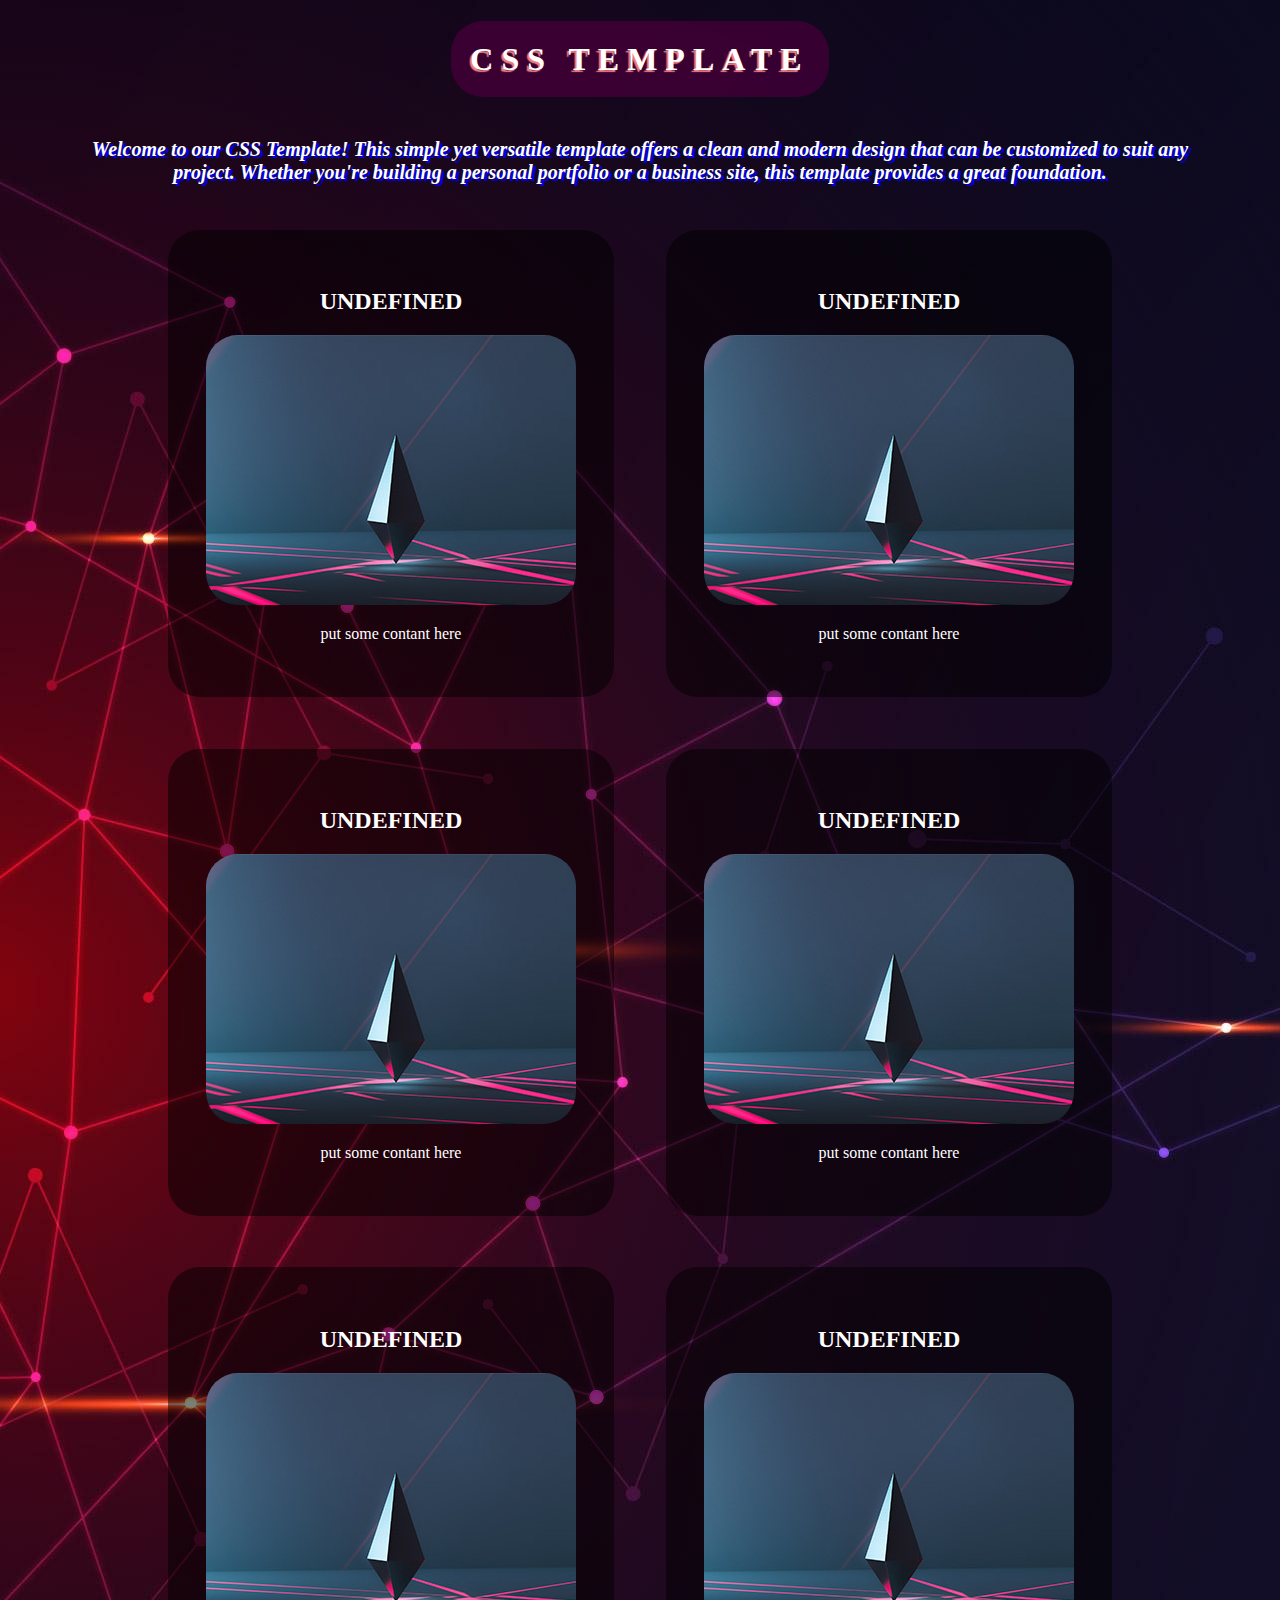
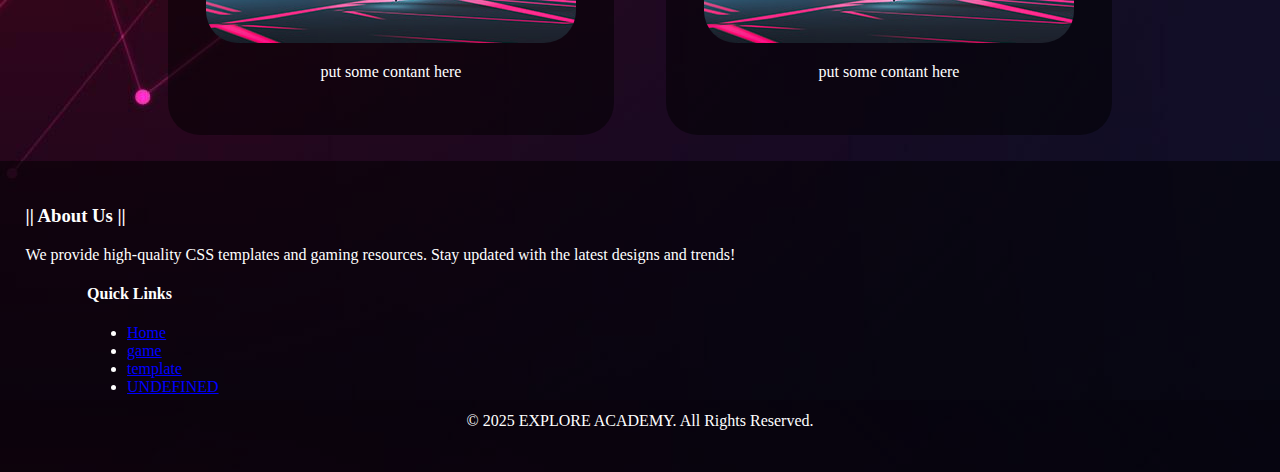
<file: website/template.html>
<!DOCTYPE html>
<html lang="en">
<head>
    <meta charset="UTF-8">
    <meta name="viewport" content="width=device-width, initial-scale=1.0">
    <title>TEMPLATE</title>
    <link rel="stylesheet" href="../website/style/template_style.css">
</head>
<body>
    <header>
        <div class="mainHeading">
            <h1 class="heading">CSS TEMPLATE</h1>
            </h3>
        </div>

        <div class="basicInfoDiv">
            <h3 class="basicinfo">
                <i>Welcome to our CSS Template! This simple yet
                versatile template offers a clean and modern design that can be 
                customized to suit any project. Whether you're building a 
                personal portfolio or a business site, this template provides a 
                great foundation.</i>
            </h3>
        </div>
    </header>

    <main>
        <div class="contant">
            <div class="card">
                <h2 class="cardHeading">UNDEFINED</h2>
                <img class="cardImg" src="../website/images/collection-01.jpg" alt="">
                <P class="cardInfo"> put some contant here </P>
            </div>

            <div class="card">
                <h2 class="cardHeading">UNDEFINED</h2>
                <img class="cardImg" src="../website/images/collection-01.jpg" alt="">
                <P class="cardInfo"> put some contant here </P>
            </div>

            <div class="card">
                <h2 class="cardHeading">UNDEFINED</h2>
                <img class="cardImg" src="../website/images/collection-01.jpg" alt="">
                <P class="cardInfo"> put some contant here </P>
            </div>

            <div class="card">
                <h2 class="cardHeading">UNDEFINED</h2>
                <img class="cardImg" src="../website/images/collection-01.jpg" alt="">
                <P class="cardInfo"> put some contant here </P>
            </div>

            <div class="card">
                <h2 class="cardHeading">UNDEFINED</h2>
                <img class="cardImg" src="../website/images/collection-01.jpg" alt="">
                <P class="cardInfo"> put some contant here </P>
            </div>

            <div class="card">
                <h2 class="cardHeading">UNDEFINED</h2>
                <img class="cardImg" src="../website/images/collection-01.jpg" alt="">
                <P class="cardInfo"> put some contant here </P>
            </div>
        </div>
    </main>
    <footer>
        <div>
            <div class="footer">
                <div class="footer-contant">
                    <h3 class="footer-h3">|| About Us ||</h3>
                    <p>
                      We provide high-quality CSS templates and gaming resources.
                      Stay updated with the latest designs and trends!
                    </p>
                </div>
                <div class="footer-middle">
                    <h4>Quick Links</h4>
                    <ul>
                        <li><a href="web_index.html">Home</a></li>
                        <li><a href="game_index.html">game</a></li>
                        <li><a href="template.html">template</a></li>
                        <li><a href="">UNDEFINED</a></li>
                    </ul>
                </div>
                <div class="footer-bottom">
                    <p>© 2025 EXPLORE ACADEMY. All Rights Reserved.</p>
                  </div>
        
            </div>
        </div>
    </footer>
    <script src=""></script>
</body>
</html>
</file>
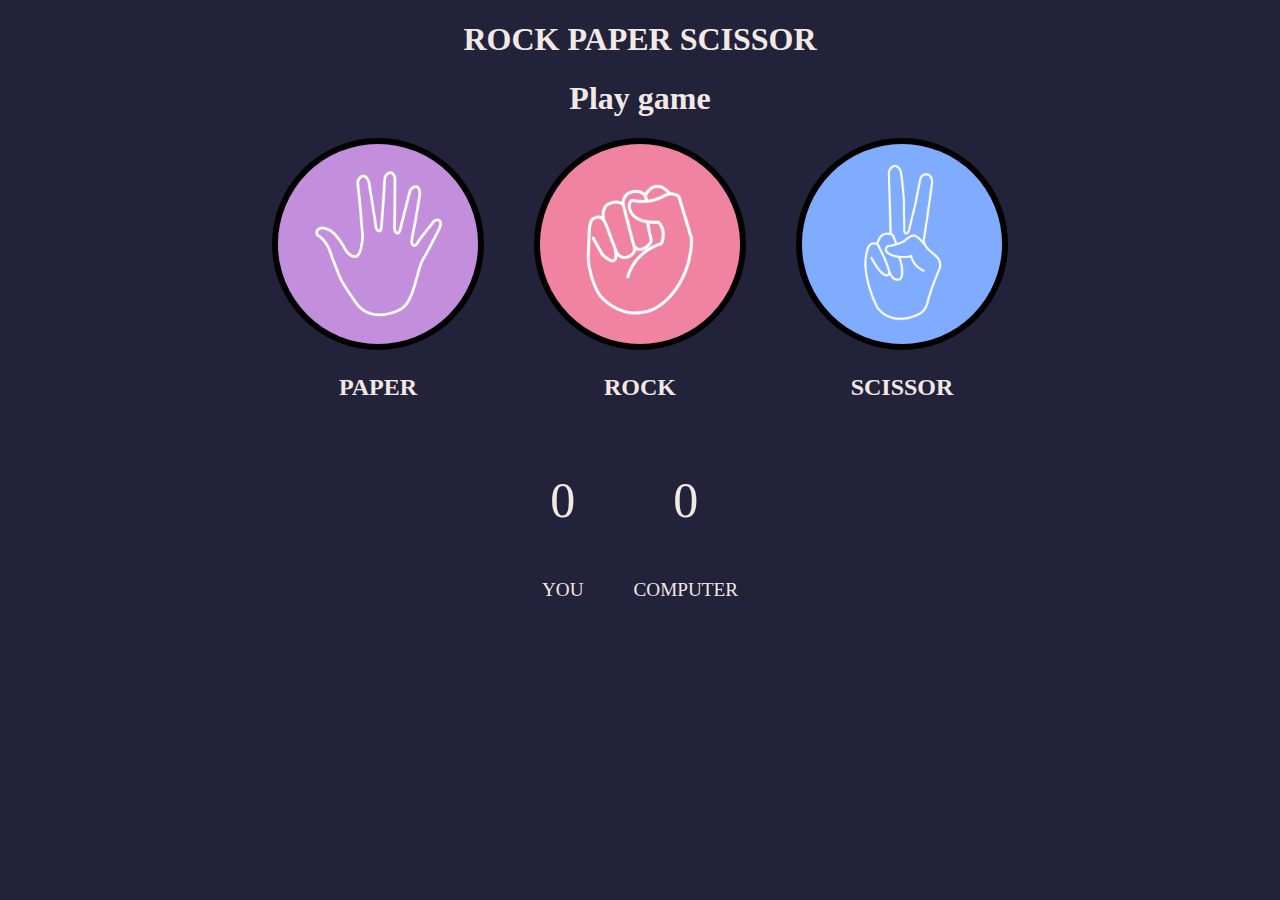
<file: website/game's/Rock Paper Scissor/RPS.html>
<!DOCTYPE html>
<html lang="en">
<head>
    <meta charset="UTF-8">
    <meta name="viewport" content="width=device-width, initial-scale=1.0">
    <link rel="stylesheet" href="RPS_style.css">
    <title>ROCK PAPER SCISSOR</title>
</head>
<body>
<main>
    <div class="box">
        <div class="content">
            <h1>ROCK PAPER SCISSOR</h1>
            <h1 class="msg">Play game </h1>
            <div class="image-propaty">
                <div class="choice">    
                    <img class="PAPER" src="paper.png" alt="">
                    <h2>PAPER</h2>
                </div>
                <div>
                    <img class="ROCK" src="rock.png" alt="">
                    <h2>ROCK</h2>
                </div>
                <div>
                    <img class="SCISSOR" src="scissors.png" alt="">
                    <h2>SCISSOR</h2>
                </div>
            </div>
            <div class="count">
                <div><p class="yourScore">0</p><p>YOU</p></div>
                <div><p class="compScore">0</p><p>COMPUTER</p></div>
            </div>
        </div>
    </div>
</main>
    <script src="RPS_srcipt.js"></script>
</body>
</html>
</file>
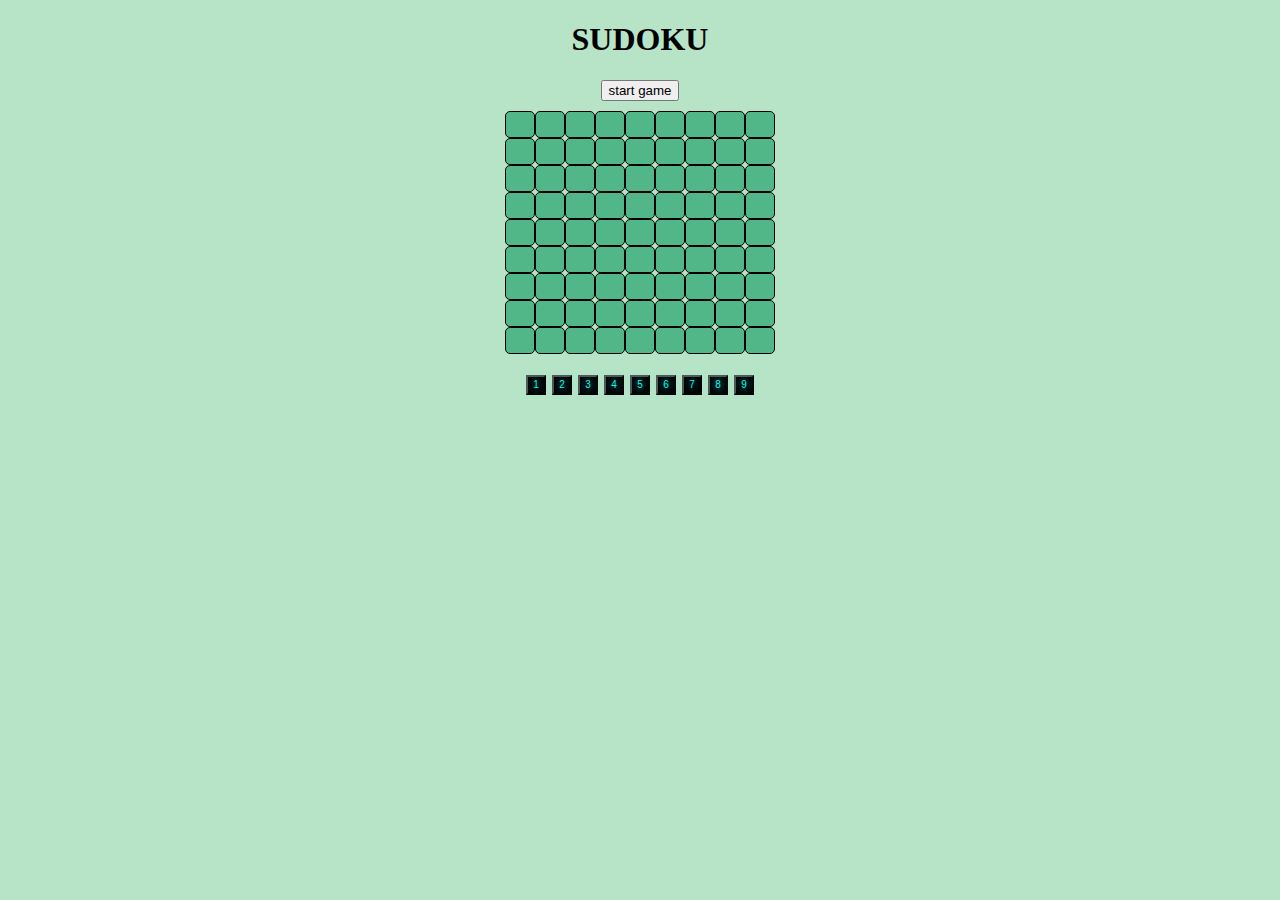
<file: website/game's/sudoku/sudoku_2.html>
<!DOCTYPE html>
<html lang="en">

<head>
        <meta charset="UTF-8">
        <meta name="viewport" content="width=device-width, initial-scale=1.0">
        <title>SUDOKU</title>
        <link rel="stylesheet" href="sudoku_2.css">
</head>

<body>
        <main>
                <div class="Main">
                        <h1 style="display: flex; justify-content: center; align-items: center;">SUDOKU</h1>
                        <div class="start">
                                <button id="startButton">start game</button>
                        </div>
                        <div>
                                <div class="head">
                                        <div id="Mainbox" class="Mainbox">
                                                <div class="box" id="1box1"></div>
                                                <div class="box" id="1box2"></div>
                                                <div class="box" id="1box3"></div>
                                                <div class="box" id="1box4"></div>
                                                <div class="box" id="1box5"></div>
                                                <div class="box" id="1box6"></div>
                                                <div class="box" id="1box7"></div>
                                                <div class="box" id="1box8"></div>
                                                <div class="box" id="1box9"></div>
                                        </div>



                                        <div id="Mainbox" class="Mainbox">
                                                <div class="box" id="2box1"></div>
                                                <div class="box" id="2box2"></div>
                                                <div class="box" id="2box3"></div>
                                                <div class="box" id="2box4"></div>
                                                <div class="box" id="2box5"></div>
                                                <div class="box" id="2box6"></div>
                                                <div class="box" id="2box7"></div>
                                                <div class="box" id="2box8"></div>
                                                <div class="box" id="2box9"></div>
                                        </div>


                                        <div id="Mainbox" class="Mainbox">
                                                <div class="box" id="3box1"></div>
                                                <div class="box" id="3box2"></div>
                                                <div class="box" id="3box3"></div>
                                                <div class="box" id="3box4"></div>
                                                <div class="box" id="3box5"></div>
                                                <div class="box" id="3box6"></div>
                                                <div class="box" id="3box7"></div>
                                                <div class="box" id="3box8"></div>
                                                <div class="box" id="3box9"></div>
                                        </div>

                                        <div id="Mainbox" class="Mainbox">
                                                <div class="box" id="4box1"></div>
                                                <div class="box" id="4box2"></div>
                                                <div class="box" id="4box3"></div>
                                                <div class="box" id="4box4"></div>
                                                <div class="box" id="4box5"></div>
                                                <div class="box" id="4box6"></div>
                                                <div class="box" id="4box7"></div>
                                                <div class="box" id="4box8"></div>
                                                <div class="box" id="4box9"></div>
                                        </div>

                                        <div id="Mainbox" class="Mainbox">
                                                <div class="box" id="5box1"></div>
                                                <div class="box" id="5box2"></div>
                                                <div class="box" id="5box3"></div>
                                                <div class="box" id="5box4"></div>
                                                <div class="box" id="5box5"></div>
                                                <div class="box" id="5box6"></div>
                                                <div class="box" id="5box7"></div>
                                                <div class="box" id="5box8"></div>
                                                <div class="box" id="5box9"></div>
                                        </div>
                                        <div id="Mainbox" class="Mainbox">
                                                <div class="box" id="6box1"></div>
                                                <div class="box" id="6box2"></div>
                                                <div class="box" id="6box3"></div>
                                                <div class="box" id="6box4"></div>
                                                <div class="box" id="6box5"></div>
                                                <div class="box" id="6box6"></div>
                                                <div class="box" id="6box7"></div>
                                                <div class="box" id="6box8"></div>
                                                <div class="box" id="6box9"></div>
                                        </div>

                                        <div id="Mainbox" class="Mainbox">
                                                <div class="box" id="7box1"></div>
                                                <div class="box" id="7box2"></div>
                                                <div class="box" id="7box3"></div>
                                                <div class="box" id="7box4"></div>
                                                <div class="box" id="7box5"></div>
                                                <div class="box" id="7box6"></div>
                                                <div class="box" id="7box7"></div>
                                                <div class="box" id="7box8"></div>
                                                <div class="box" id="7box9"></div>
                                        </div>

                                        <div id="Mainbox" class="Mainbox">
                                                <div class="box" id="8box1"></div>
                                                <div class="box" id="8box2"></div>
                                                <div class="box" id="8box3"></div>
                                                <div class="box" id="8box4"></div>
                                                <div class="box" id="8box5"></div>
                                                <div class="box" id="8box6"></div>
                                                <div class="box" id="8box7"></div>
                                                <div class="box" id="8box8"></div>
                                                <div class="box" id="8box9"></div>
                                        </div>

                                        <div id="Mainbox" class="Mainbox">
                                                <div class="box" id="9box1"></div>
                                                <div class="box" id="9box2"></div>
                                                <div class="box" id="9box3"></div>
                                                <div class="box" id="9box4"></div>
                                                <div class="box" id="9box5"></div>
                                                <div class="box" id="9box6"></div>
                                                <div class="box" id="9box7"></div>
                                                <div class="box" id="9box8"></div>
                                                <div class="box" id="9box9"></div>
                                        </div>
                                </div>
                        </div>
                        <div class="button">
                                <button class="btn" id="btn1">1</button>
                                <button class="btn" id="btn2">2</button>
                                <button class="btn" id="btn3">3</button>
                                <button class="btn" id="btn4">4</button>
                                <button class="btn" id="btn5">5</button>
                                <button class="btn" id="btn6">6</button>
                                <button class="btn" id="btn7">7</button>
                                <button class="btn" id="btn8">8</button>
                                <button class="btn" id="btn9">9</button>
                        </div>

                </div>
        </main>
        

        <script src="sudoku_2.js"></script>
</body>

</html>
</file>
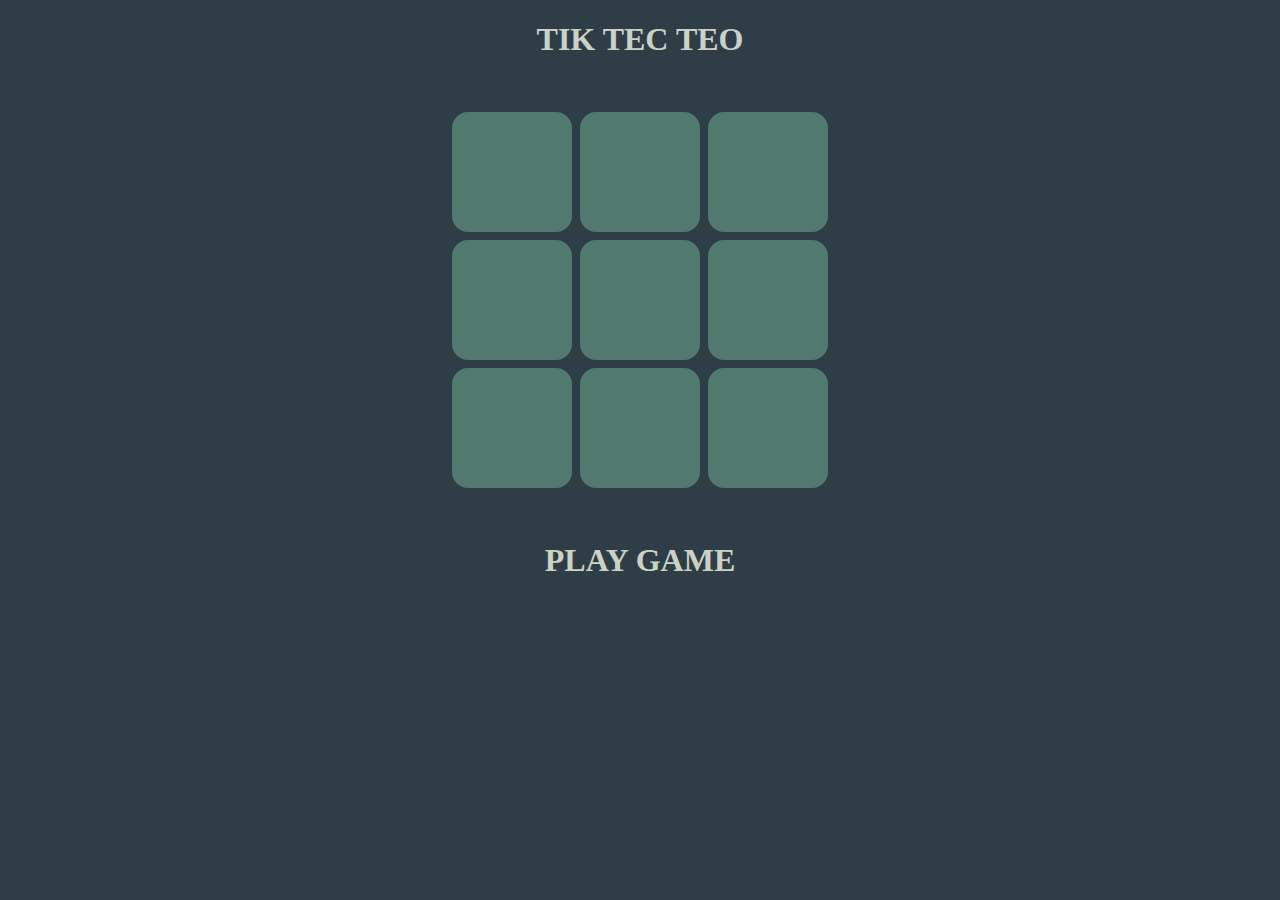
<file: website/game's/tic tec teo/game.html>
<!DOCTYPE html>
<html lang="en">
<head>
    <meta charset="UTF-8">
    <meta name="viewport" content="width=device-width, initial-scale=1.0">
    <link rel="stylesheet" href="disin.css">
    <title> tik tok teo </title>
</head>
<body>
    <main>
        <div class="page">
            <h1> TIK TEC TEO</h1>
            <div class="container">
                <button class="box"></button>
                <button class="box"></button>
                <button class="box"></button>
                <button class="box"></button>
                <button class="box"></button>
                <button class="box"></button>
                <button class="box"></button>
                <button class="box"></button>
                <button class="box"></button>
            </div>
            <h1 class="winn">PLAY GAME</h1>
        </div>
    </main>
    <script src="app.js"></script>
</body>
</html>
</file>
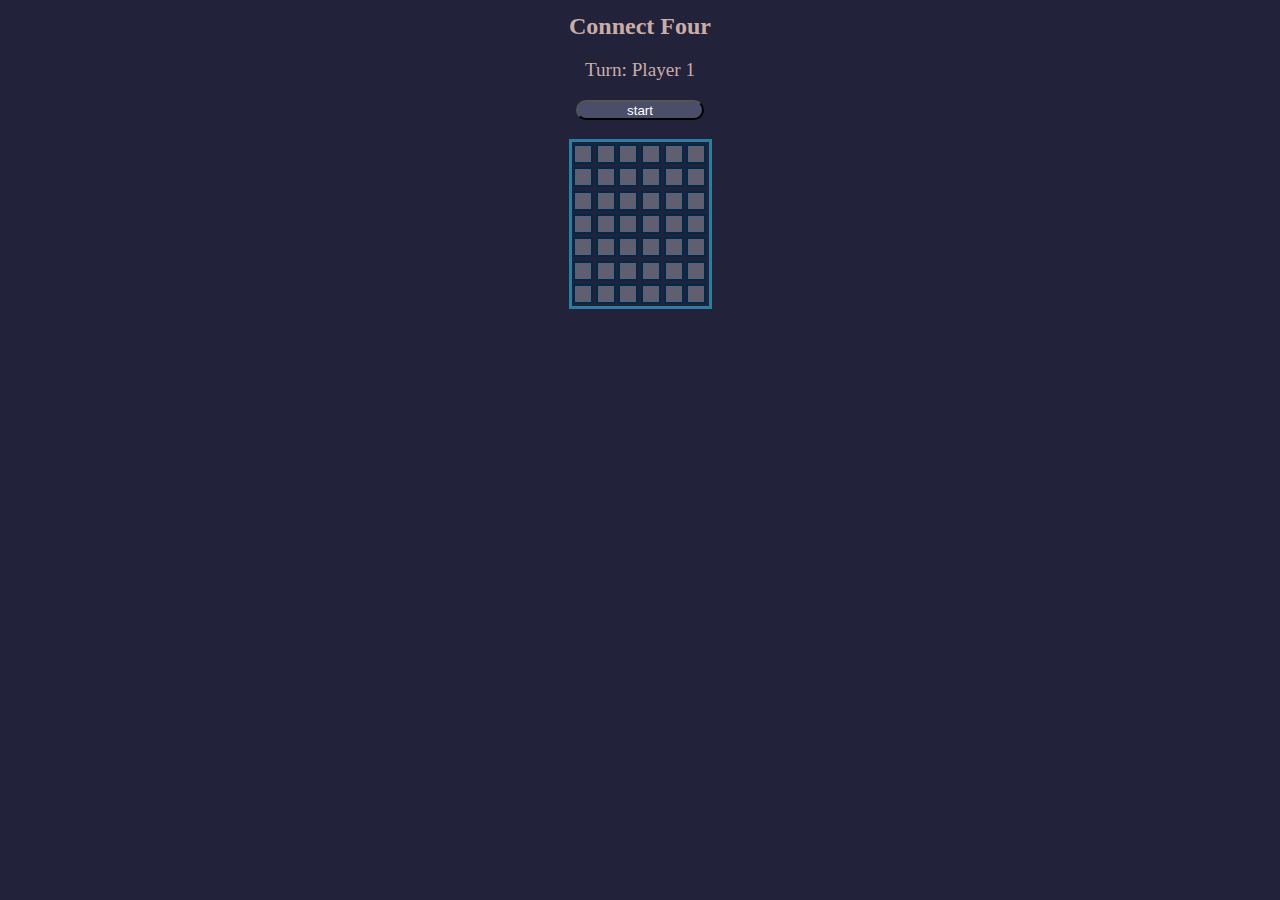
<file: website/games/connect four (2)/gaem.html>
<!DOCTYPE html>
<html>
  <head>
      <title>Connect Four</title>
      <link rel="stylesheet" href="four.css"/>
  </head>
<body>
    <h2>Connect Four</h2>
    <div id="game">
      <div id="turn">Turn: Player <span id="player">1</span></div>
      <div id="outcome"><span id="result"></span></div>
      <div class="start-menu">
        <button class="start"> start </button>
      </div>
      <div id="board"></div>
    </div>



    <script type="text/javascript" src="four.js"></script>
    <script src="_2_four.js"></script>
</body>
</html>
</file>
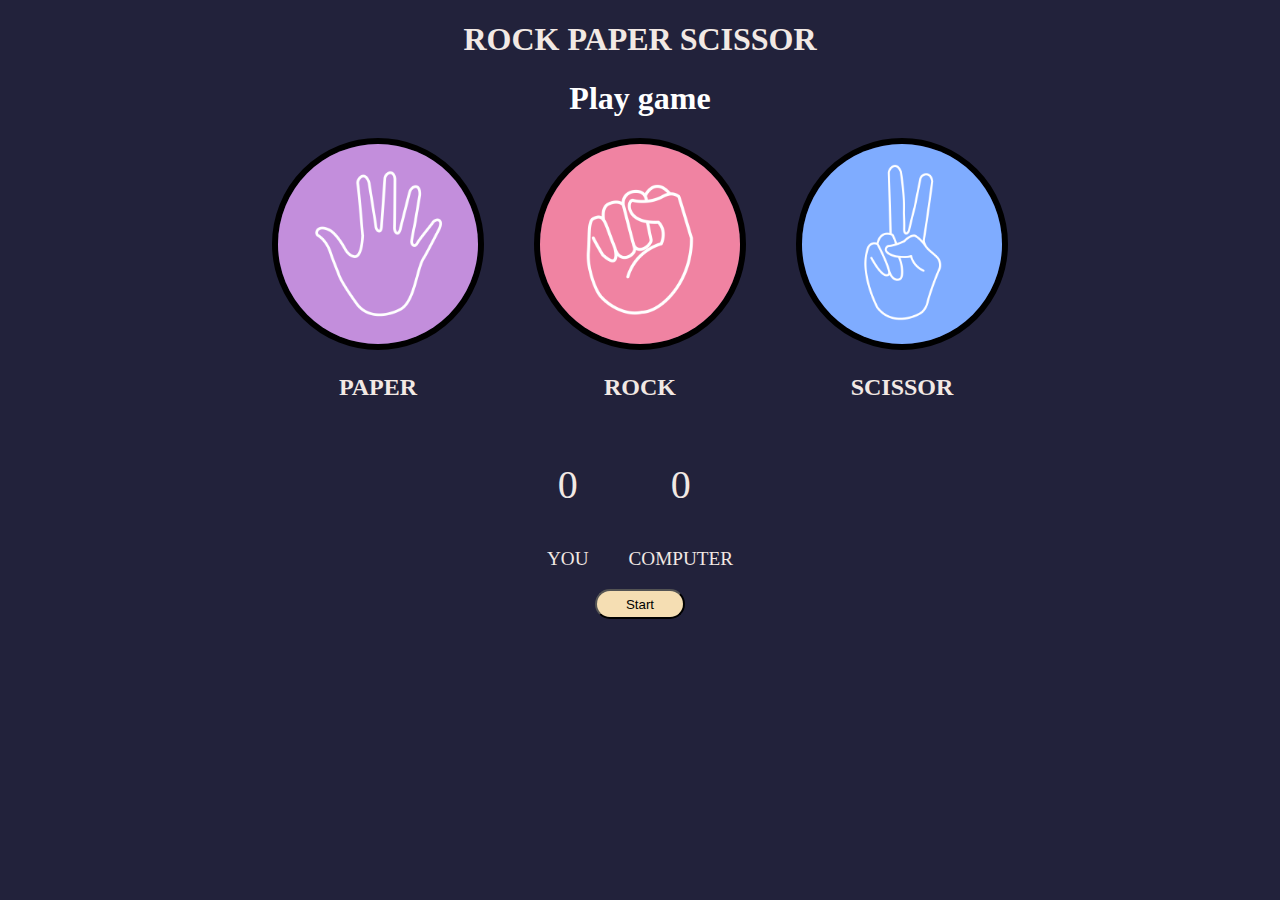
<file: website/games/Rock Paper Scissor/RPS.html>
<!DOCTYPE html>
<html lang="en">
<head>
    <meta charset="UTF-8">
    <meta name="viewport" content="width=device-width, initial-scale=1.0">
    <link rel="stylesheet" href="RPS_style.css">
    <title>ROCK PAPER SCISSOR</title>
</head>
<body>
<main>
    <div class="box">
        <div class="content">
            <h1>ROCK PAPER SCISSOR</h1>
            <h1 class="msg">Play game </h1>
            <div class="image-propaty">
                <div class="choice">    
                    <img class="PAPER" src="paper.png" alt="">
                    <h2>PAPER</h2>
                </div>
                <div>
                    <img class="ROCK" src="rock.png" alt="">
                    <h2>ROCK</h2>
                </div>
                <div>
                    <img class="SCISSOR" src="scissors.png" alt="">
                    <h2>SCISSOR</h2>
                </div>
            </div>
            <div class="count">
                <div><p class="yourScore">0</p><p>YOU</p></div>
                <div><p class="compScore">0</p><p>COMPUTER</p></div>
            </div>
            <button id="start">Start</button>
        </div>
    </div>
</main>
    <script src="RPS_srcipt.js"></script>
</body>
</html>
</file>
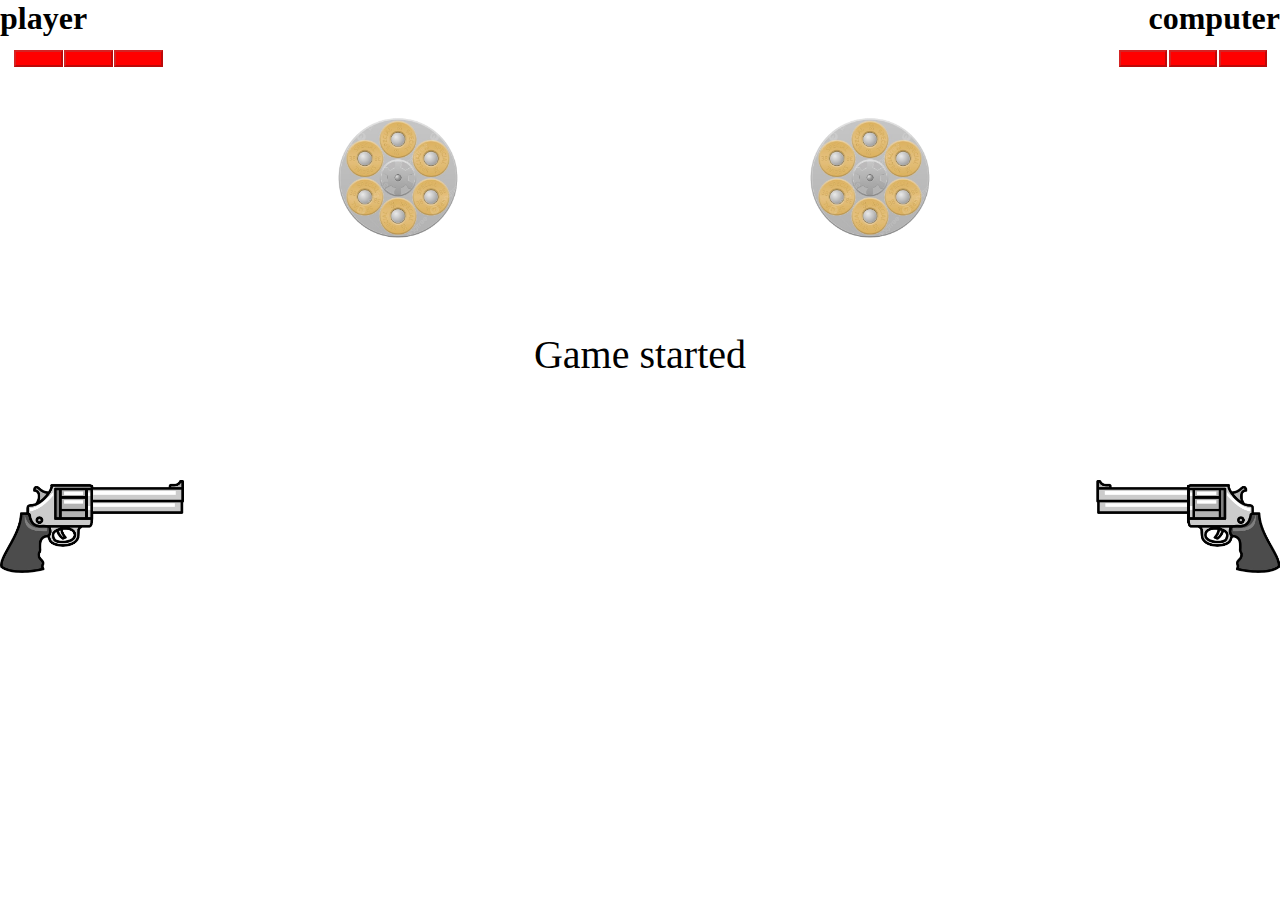
<file: website/games/russian roulette/game.html>
<!DOCTYPE html>
<html lang="en">
<head>
    <meta charset="UTF-8">
    <meta name="viewport" content="width=device-width, initial-scale=1.0">
    <title>russian roulette</title>
    <link rel="stylesheet" href="disign.css">
</head>
<body>
    
    <main>

        <div class="info">
            <h1>player</h1>
            <h1>computer</h1>
        </div>

        <div class="life">
            <div class="comLife">
                <button class="BTN1"></button>
                <button class="BTN2"></button>
                <button class="BTN3"></button>
            </div>
            <div class="userLife">
                <button class="btn1"></button>
                <button class="btn2"></button>
                <button class="btn3"></button>
            </div>
        </div>

        <div class="sylinder">
            <div class="roller">
                <img class="roller1" src="sylinder.png" alt="">
            </div>

            <div class="roller">
                <img class="roller2" src="sylinder.png" alt="">
            </div>
        </div>

        <div class="msg"> Game started </div>

        <div class="game">
            
            <div class="DivGun1">
                <img class="gun1" src="gun.png" alt="">
            </div>

            
            <div class="DivGun2">
                <img class="gun2" src="gun.png" alt="">
            </div>
        </div>
    </main>


    <script src="app.js"></script>
</body>
</html>
</file>
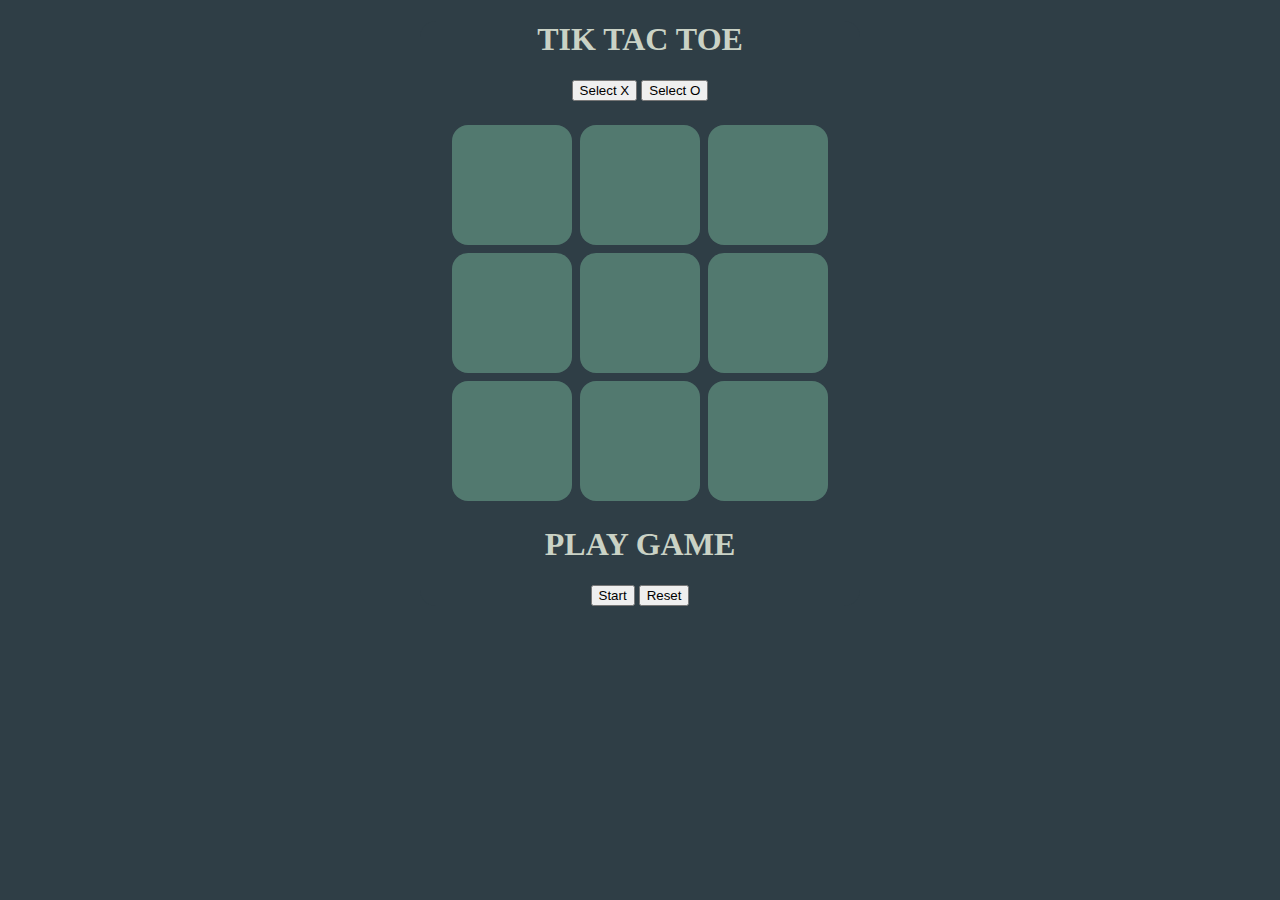
<file: website/games/tic tec teo updeted/game.html>
<!DOCTYPE html>
<html lang="en">
<head>
    <meta charset="UTF-8">
    <meta name="viewport" content="width=device-width, initial-scale=1.0">
    <link rel="stylesheet" href="disin.css">
    <title> tik tok teo </title>
</head>
<body>
    <main>
        <div class="page">
            <h1> TIK TAC TOE</h1>
            <button id="selectX">Select X</button>
            <button id="selectO">Select O</button>
            <div class="container">
                <button class="box"></button>
                <button class="box"></button>
                <button class="box"></button>
                <button class="box"></button>
                <button class="box"></button>
                <button class="box"></button>
                <button class="box"></button>
                <button class="box"></button>
                <button class="box"></button>
            </div>
            <h1 class="winn">PLAY GAME</h1>
            <button id="start">Start</button>
            <button id="restart">Reset</button>
        </div>
    </main>
    <script src="app.js"></script>
</body>
</html>
</file>
<file: website/style/game_style.css>
* {
    margin: 0;
    padding: 0;
    box-sizing: border-box;
}


body {
    background-image: url(../images/3334896.jpg);  
    background-color: black;
    font-family: Arial, sans-serif;
    background-color: #f0f0f0;
    justify-content: center;
    align-items: center;
    min-height: 100vh;
}

.head{
    display: flex;
    justify-content: center;
}

.mainHeading{
    text-align: center;
    color: black;
    text-decoration: underline;
    margin-bottom: 05%;
    margin-top: 05%;
    letter-spacing: 5px;
    background-image: url(../images/featured-04.jpg);
/*     background-size :cover; */
    object-fit: cover;
/*     object-fit:scale-down; */
    background-size: auto;
    border-radius: 2rem;
    padding: 1.5%;
    width: fit-content;
    text-shadow: 3px 3px 2px wheat;
}


.text{
    display: flex;
    justify-content: center;
   
}

.mainInfo{
    width: 70%;
    text-align: center;
    color: #f0f0f0;
    letter-spacing: 2px;
    margin-bottom: 05%;
    text-shadow: 2px 2px 5px blue;
    background-image: url(../images/banner-bg.jpg);
    border-radius: 2rem;
    padding: 1.5%;          
}


.cardOfGame{
  display: flex;
  justify-content: center;
  align-content: center;
  align-items: center;
}

.gamesCards {
    display: flex;
    flex-wrap: wrap;
    justify-content: center;
    gap: 2rem;
    width: 80%;
}


.card {
    background-color:rgba(0, 0, 0, 0.6);
    color: white;
    border-radius: 1.5rem;
    width: calc(50% - 1rem);
    padding: 2rem;
    text-align: center;
    box-shadow: 0px 8px 15px rgba(0, 0, 0, 0.2);
    transition: transform 0.3s ease, box-shadow 0.3s ease;
}


.card img {
    width: 100%;
    height: auto; 
    border-radius: 1rem;
    margin: 1rem 0;
    object-fit: cover;
    margin-bottom: 8%;
}


.card:hover {
    transform: scale(1.05);
    box-shadow: 0px 15px 25px rgba(0, 0, 0, 0.4);
    display: block;
}


.about{
    margin-top: 7%;
}


.button{
    color: #f0f0f0;
    margin: 10px;
    background-image: url(../images/main-90.jpg);
    border-radius: 1rem;
    padding: 2.5%;
}

.button:hover{
    color: red;
}


.aboutCarsHead{
    color: lightcoral;
}

.topic{
    text-align: left;
    margin-bottom: 3%;
    margin-top: 5%;
    word-spacing: 1px;
}


.rules{
    text-align: left;
}

.cardSubHeading{
    margin-top: 3%;
    margin-bottom: 3%;
    color: lightcoral;
}

li{
    font-size: smaller;
}


footer{
    margin-top: 10%;
    align-items: center;
}

.footerInfo{
    background-color: rgba(0, 0, 0, 0.4);
    height: 250px;
    color: white;
}

.footer-contant{
    margin-top: 15%;
    margin-left: 10%;
}

.footer-h3{
    margin-bottom: 1%;
}

.footer-link{
    margin-top: 2%;
    margin-left: 15%;
    margin-bottom: 2%;
}

.foo-link{
    text-decoration: none;
    color: blue;

}

.footer-bottom{
    text-align: center;
}

/* Responsive design */
@media (max-width: 768px) {
    .card {
        width: 100%;
    }
}

p:hover{
    cursor:default;
}
</file>
<file: website/games/whack a mole/mole.css>
body{
    background-image: url(blal.png); 
    background-repeat: no-repeat;
    background-size: cover; 


}

/*style for game class inside main tag*/
.game{    
    width: 80%;
    height: 100%;
    margin-top: 8%;
    margin-left: 5%;
    display: flex;
    justify-content: center;
} 

/*a contant style for all 6 image seting*/
 .contant{
    display: flex;
    justify-content: center;
    flex-wrap: wrap;
    width: 100%;
    height: 600px;
}

.game-win{
    text-align: center;
    font-size: 40px;
    color: lightcoral;
    background-color: black;
    border-radius: 2rem;
}

/**this all 6 same name class for set image position*/
.bothImg1{
    margin-left:10%;
    position: relative;
    width: 20%;
}
#dirt1 {
    position: absolute;
    margin-top:20% ;
    width: 100%;
}
#mole1{
    position: absolute;
    width: 150px;
    left: 25%;
}


.bothImg2{
    margin-left:10%;
    position: relative;
    width: 20%;
}
#dirt2 {
    position: absolute;
    margin-top:20% ;
    width: 100%;
}
#mole2{
    position: absolute;
    width: 150px;
    left: 25%;
}


.bothImg3{
    margin-left:10%;
    position: relative;
    width: 20%;
}
#dirt3 {
    position: absolute;
    margin-top:20% ;
    width: 100%;
}
#mole3{
    position: absolute;
    width: 150px;
    left: 25%;
}


.bothImg4{
    margin-left:10%;
    position: relative;
    width: 20%;
}
#dirt4 {
    position: absolute;
    margin-top:20% ;
    width: 100%;
}
#mole4{
    position: absolute;
    width: 150px;
    left: 25%;
}


.bothImg5{
    margin-left:10%;
    position: relative;
    width: 20%;
}
#dirt5 {
    position: absolute;
    margin-top:20% ;
    width: 100%;
}
#mole5{
    position: absolute;
    width: 150px;
    left: 25%;
}


.bothImg6{
    margin-left:10%;
    position: relative;
    width: 20%;
}
#dirt6 {
    position: absolute;
    margin-top:20% ;
    width: 100%;
}
#mole6{
    position: absolute;
    width: 150px;
    left: 25%;
}

.bothImg7{
    margin-left:10%;
    position: relative;
    width: 20%;
}
#dirt7 {
    position: absolute;
    margin-top:20% ;
    width: 100%;
}
#mole7{
    position: absolute;
    width: 150px;
    left: 25%;
}

.bothImg8{
    margin-left:10%;
    position: relative;
    width: 20%;
}
#dirt8 {
    position: absolute;
    margin-top:20% ;
    width: 100%;
}
#mole8{
    position: absolute;
    width: 150px;
    left: 25%;
}

.bothImg9{
    margin-left:10%;
    position: relative;
    width: 20%;
}
#dirt9 {
    position: absolute;
    margin-top:20% ;
    width: 100%;
}
#mole9{
    position: absolute;
    width: 150px;
    left: 25%;
}

/*for all below btn*/

.navigation{
    display: flex;
    justify-content: center;
}


/*for deficulty menu*/

.deficulty-menu{
    display: flex;
    justify-content: center;
    margin-right: 2%;
}

#normal{
    background-color: blue;
    color: black;
    margin-left: 2%;
    width: 100%;
    height: 60px;
    border-radius: 1rem;
    font-size: 110%
}
#easy{
    background-color: green;
    color: black;
    border-radius: 1rem;
    width: 100%;
    height: 60px;
    padding-left: 10%;
    padding-right: 10%;
    font-size: 110%
}
#hard{
    background-color: red;
    color: black;
    border-radius: 1rem;
    margin-left: 2%;
    width: 100%;
    padding-left: 10%;
    padding-right: 10%;
    height: 60px;
    font-size: 110%
}


/*for set style on the score bord*/
.score-menu{
    display: flex;
    justify-content: center;
    margin-right: 4%;
}
.score{
    margin: 0px;
    text-align: center;
    color: white;
    font-size: 180%;
    background-color: black;
    padding: 1%;
}


/*for set style on the start menu*/
.start-menu{
    position: relative;
    margin-left: 4%;
    display: flex;
    justify-content: center;
}
.start, .Restart{
    margin: 0px;
    text-align: center;
    padding-left: 40px;
    padding-right: 40px;
    color: white;
    background-color: black;
    font-size: 30px;
    height: fit-content;
    position: absolute;
    cursor: pointer;
}
</file>
<file: website/style/template_style.css>
body{
    background-image: url(../images/5079835.jpg);
    padding: 0px;
    margin: 0px;
}

.mainHeading{
    display: flex;
    justify-content: center;
}

.heading{
    color: white;
    text-align: center;
    text-shadow: -2px 2px 1px lightcoral;
    background-image: url(../images/3334896.jpg);
    border-radius: 2rem;
    width: fit-content;
    padding:1.5%;
    letter-spacing: 8px;
}

.basicInfoDiv{
    
    display: flex;
    justify-content: center;
    text-align: center;
}

.basicinfo{
    text-align: center;
    align-content: center;
    width: 88%;
    color: white;
    font-size: 20px;
    text-shadow: 3px 2px 1px blue;
}

.contant{
    display: flex;
    justify-content: center;
    flex-wrap: wrap;
}

.card{
    background-color: rgba(0, 0, 0, 0.5);
    width: fit-content;
    padding: 3%;
    border-radius: 2rem;
    margin: 2%;
}

.cardImg{
    border-radius: 2rem;
}


.cardHeading{
    color: white;
    text-align: center;
}

.cardInfo{
    color: white;
    text-align: center;
}


.footer-contant{
    color: white;
}

.footer{
    background-color: rgba(0, 0, 0, 0.5);
    padding: 2%;
}

.footer-middle{
    margin-left: 5%;
    color: white;
}

.footer-middle a{
    color: blue;
}

.footer-bottom{
    text-align: center;
    color: white;
}
</file>
<file: website/game's/Rock Paper Scissor/RPS_style.css>
body{
    margin: 0px;
    padding: 0px;
    background-color: #22223B;
    align-content: center;
    align-items: center;
}

h1,h2{
    color: #F2E9E4;
}

.count{
    display: flex;
    justify-content: center;
    gap: 50px;
    
}

p{
    font-size: larger;
    color:#F2E9E4;
}

.content{
    text-align: center;
    background-color: #22223B;
    width: 100%;
    height: 100%;
    align-items: center;
    justify-content: center;
}

img{
    width: 200px;
    height: 200px;
    border-radius: 50%;
    object-fit: cover;
    border: 6px solid black;
}
img:hover{
    cursor: pointer;
    filter: opacity(70%);    
}
img:active{
    width: 205;
    height: 205;
    box-shadow: 0px 0px 10px cyan,
                0px 0px 20px cyan,
                0px 0px 30px cyan;
}

.image-propaty{
    display: flex;
    justify-content: center;
    column-gap: 50px;
}

.box{
   align-items: center;
}
.yourScore,.compScore{
    font-size: 50px;
}
</file>
<file: website/game's/sudoku/sudoku_2.css>
.box{
    border: 0.3px solid rgb(0, 0, 0);
    font-family: Georgia, 'Times New Roman', Times, serif;
    padding-left: 8px;        
    color: #2d00f7;
    width: 20px;
    height: 25px;
    font-size:large;
    display: flex;
    text-align: center;
    background-color: #52b788;
    border-radius: 5px;
}

.box:hover{
    cursor: pointer;
    background-color: #2d6a4f;
}


.head{
    justify-content: center;
    display: flex;
    padding-top: 0px;
    padding-bottom: 8px;
    
}

.button{
    justify-content: center;
    display: flex;
    padding-top: 10px;
}
.button :hover{
    cursor: pointer
}

.btn{

    width: 20px;
    margin: 3px;
    padding: 0px;
    text-align: center;
    height: 20px;
    font-size: 10px;
    background-color: rgb(0, 0, 0);
    color: rgb(0, 255, 242);
    text-shadow: 0px 0px 10px cyan,
                 0px 0px 20px cyan;
}
/* .Main{
    
} */


.Mainbox{
   align-items: center;
}
body{
    background-color:  #b7e4c7;
}

.start{
    display: flex;
    justify-content: center;
    text-align: center;
    margin-bottom: 10px;
    border-radius: 10px;
}

.start :hover{
    cursor: pointer;
    color: #2d6a4f;
}
</file>
<file: website/game's/tic tec teo/disin.css>
body{
    background-color: #2f3e46;;
    justify-items: center;
}

.page{
    width: fit-content;
    border-radius: 1rem;
    background-color: #2f3e46;
    color: #cad2c5;
    text-align: center;
    flex-wrap: wrap;
}

.container{
    flex-wrap: wrap;
    width: 400px;
    margin: 50px;
    display: flex;
    justify-content: center;
    align-items: center;
    
}

.box{
    height: 120px;
    margin: 4px;
    font-size: 8vmin;
    width: 120px;
    border-radius: 1rem;
    border: none;
    box-shadow: rgba(0px ,0px ,0px ,0.5px cyan);
    background-color: #52796f;
    color: black;

}

.box:hover{
        cursor: pointer;
        background-color: #52794f;
}
</file>
<file: website/games/connect four (2)/four.css>
*, ::before, ::after {
    margin: 0;
    padding: 0;
    box-sizing: border-box;
}

body{
    background-color: #22223b;
}

:root {
    --divwidth: 20px;
    --divheight: 20px;
}

h2 {
    text-align: center;
    margin-top: 1%;
    color: #c9ada7;
}

#game {
    margin: 0 auto;
}

#turn {
    font-size: 1.2rem;
    color: #c9ada7;
    text-align: center;
    margin-top: 1.5%;
    margin-bottom: 1.5%;
}

#outcome{
    text-align: center;
    margin-top: 0.5%;
    margin-bottom: 0.5%; 
    color: #99d98c;
}

.start-menu{
    display: flex;
    justify-content: center;
    margin-top: 1.5%;
    margin-bottom: 1.5%;
}

#board {
    border: 3px solid #2c7da0;
    width: calc(7*var(--divwidth) + 3px);
    height: calc(6*var(--divheight) + 50px);
    margin: 0 auto;
    display: flex;
    flex-wrap: wrap;
}

#board button {
    margin: 1%;
    height: var(--divheight);
    width: var(--divwidth);
    border: 2px solid #012a4a;
}

.start{
    background-color: #4a4e69;
    color: white;
    border-radius: 2rem;
    width: 10%;
    height: 20px;

}
</file>
<file: website/games/Rock Paper Scissor/RPS_style.css>
body{
    margin: 0px;
    padding: 0px;
    background-color: #22223B;
    align-content: center;
    align-items: center;
}

h1,h2{
    color: #F2E9E4;
}

.msg{
    color: white;
}

.count{
    display: flex;
    justify-content: center;
    gap: 40px;
    
}

p{
    font-size: larger;
    color:#F2E9E4;
}

.content{
    text-align: center;
    background-color: #22223B;
    width: 100%;
    height: 100%;
    align-items: center;
    justify-content: center;
}

img{
    width: 200px;
    height: 200px;
    border-radius: 50%;
    object-fit: cover;
    border: 6px solid black;
}
img:hover{
    cursor: pointer;
    filter: opacity(70%);    
}
img:active{
    width: 205;
    height: 205;
    box-shadow: 0px 0px 10px cyan,
                0px 0px 20px cyan,
                0px 0px 30px cyan;
}

.image-propaty{
    display: flex;
    justify-content: center;
    column-gap: 50px;
}

.box{
   align-items: center;
}
.yourScore,.compScore{
    font-size: 40px;    
}

#start{
    background-color: wheat;
    color: black;
    border-radius: 1rem;
    width: 90px;
    height: 30px;
}
</file>
<file: website/games/russian roulette/disign.css>
*{
    margin: 0px;
}

body{
    /* background-image: url(blade2.png); */
    background-position: center ;
    background-size: cover;
    background-repeat: no-repeat;
    
}

.info{
    display: flex;
    justify-content: space-between;
}

.game{
    display: flex;
    justify-content: center;
}


.life{
    display: flex;
    justify-content:space-between;
}

.comLife{
    margin: 1%;
    display: flex;
}

.comLife button{
    margin-left: 1%;
    width: 50px;
    background-color: red;
}

.userLife{
    margin: 1%;
    display: flex;
}

.userLife button{
    background-color: red;
    margin-left: 1%;
    width: 50px;
    height: 17px;
}


.gun1, .gun2{
    width: 30%;
}

.gun2{
    transform: scaleX(-1);
    float: right;
}

.DivGun1{
    margin-top: 8%;
    margin-right: 2%;
}

.DivGun2{
    margin-top: 8%;
    margin-left: 2%;
}

.roller img{
    width: 30%;
    display: flex;
    justify-content: center;
}

.sylinder{
    margin-left: 20%;
    display: flex;
    justify-content: center;
    
}

.roller1{
    margin-left: 24%;
}

.roller2{
    margin-left: 21%;   
}

.roller1, .roller2{
    margin-top: 20%;
    transform: translate(-50%, -50%);
    /* animation: rotateCircle 2s linear infinite; */
}

@keyframes rotateCircle {
    from {
        transform: translate(-50%, -50%) rotate(0deg);
    }
    to {
        transform: translate(-50%, -50%) rotate(360deg);
    }
}


@keyframes vibrate {
    0% { transform: translate(0); }
    25% { transform: translate(-2px, 2px); }
    50% { transform: translate(2px, -2px); }
    75% { transform: translate(-2px, -2px); }
    100% { transform: translate(2px, 2px); }
  }
/*   
main {
    animation: vibrate 0.1s infinite linear;
  } */
  

.msg{
    font-size: 40px;
    text-align: center;
}
</file>
<file: website/games/tic tec teo updeted/disin.css>
body{
    margin: 0%;
    padding: 0%;
    background-color: #2f3e46;;
    justify-items: center;
}

.page{
    margin: 0px;
    padding: 0px;
    width: fit-content;
    border-radius: 1rem;
    background-color: #2f3e46;
    color: #cad2c5;
    text-align: center;
    flex-wrap: wrap;
}

.container{
    flex-wrap: wrap;
    width: 400px;
    margin: 20px;
    display: flex;
    justify-content: center;
    align-items: center;
    
}

.box{
    height: 120px;
    margin: 4px;
    font-size: 8vmin;
    width: 120px;
    border-radius: 1rem;
    border: none;
    box-shadow: rgba(0px ,0px ,0px ,0.5px cyan);
    background-color: #52796f;
    color: black;

}

.box:hover{
        cursor: pointer;
        background-color: #52794f;
}
</file>
